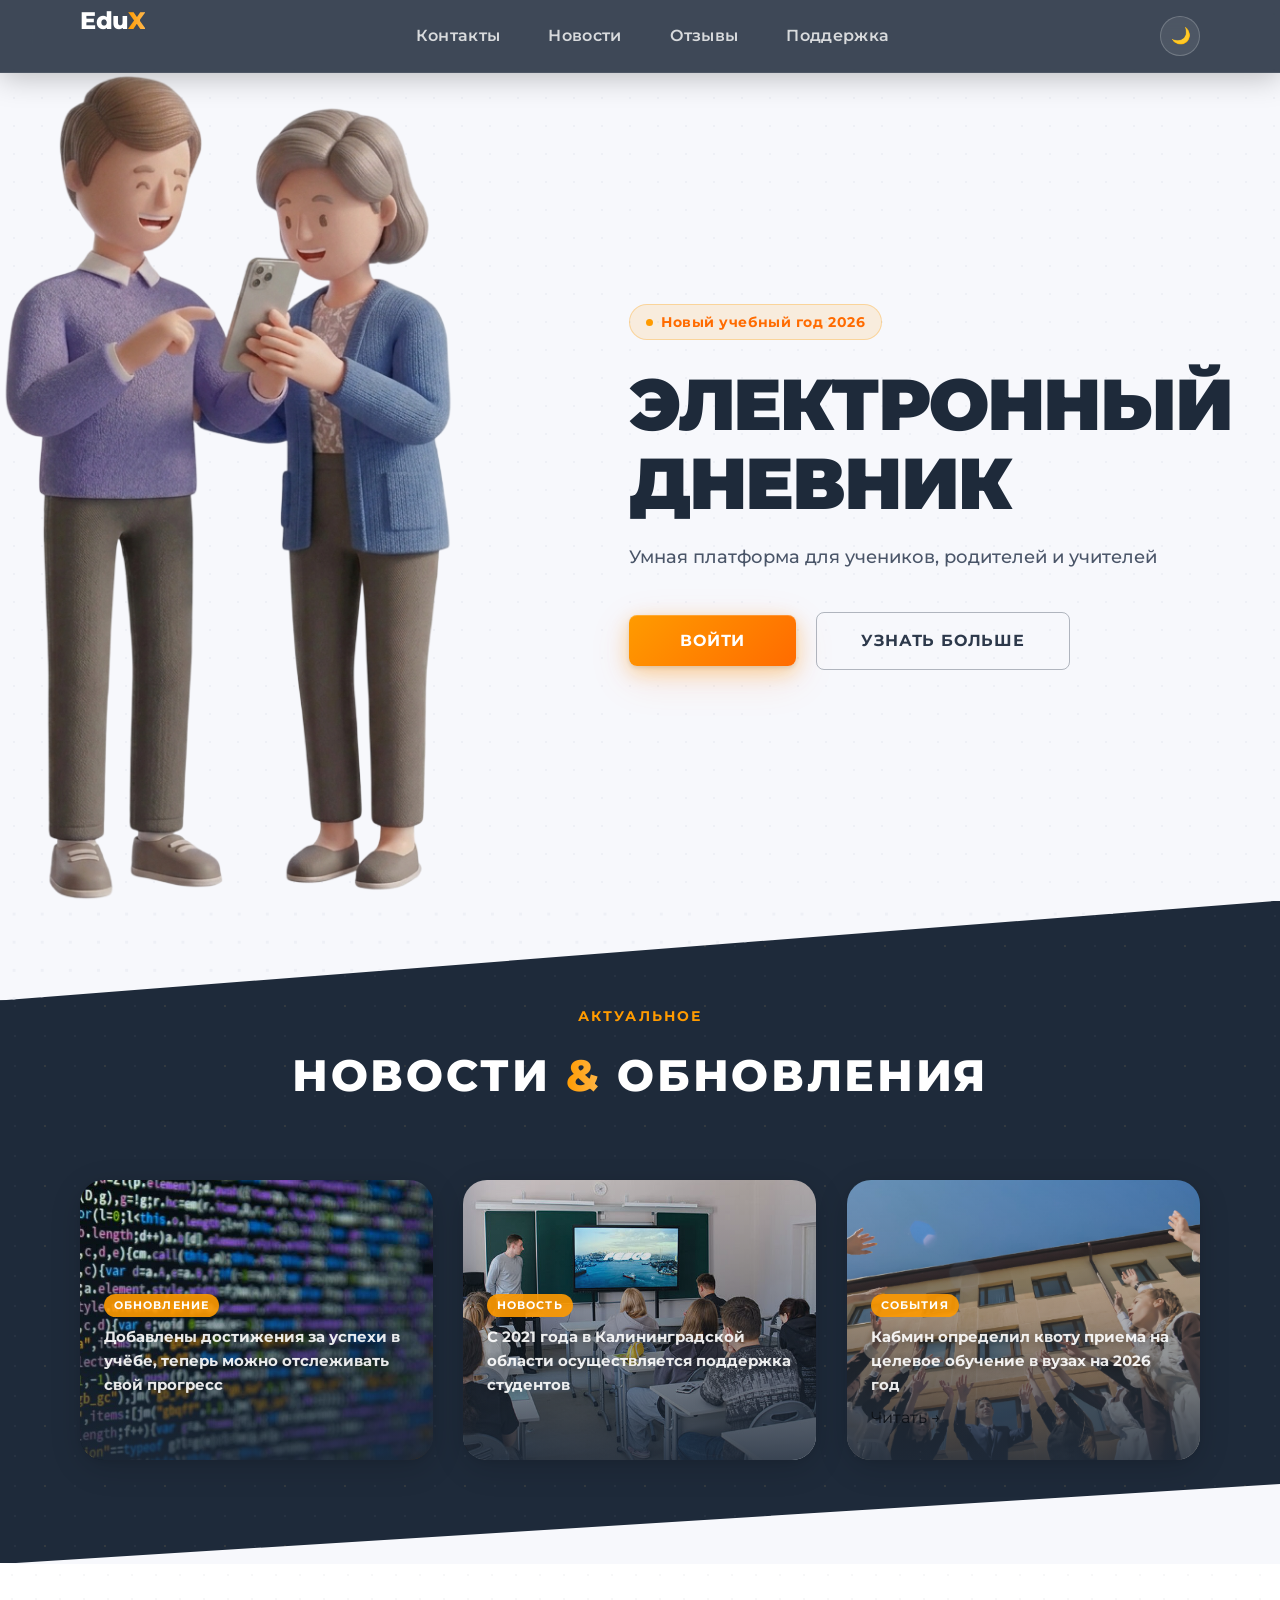
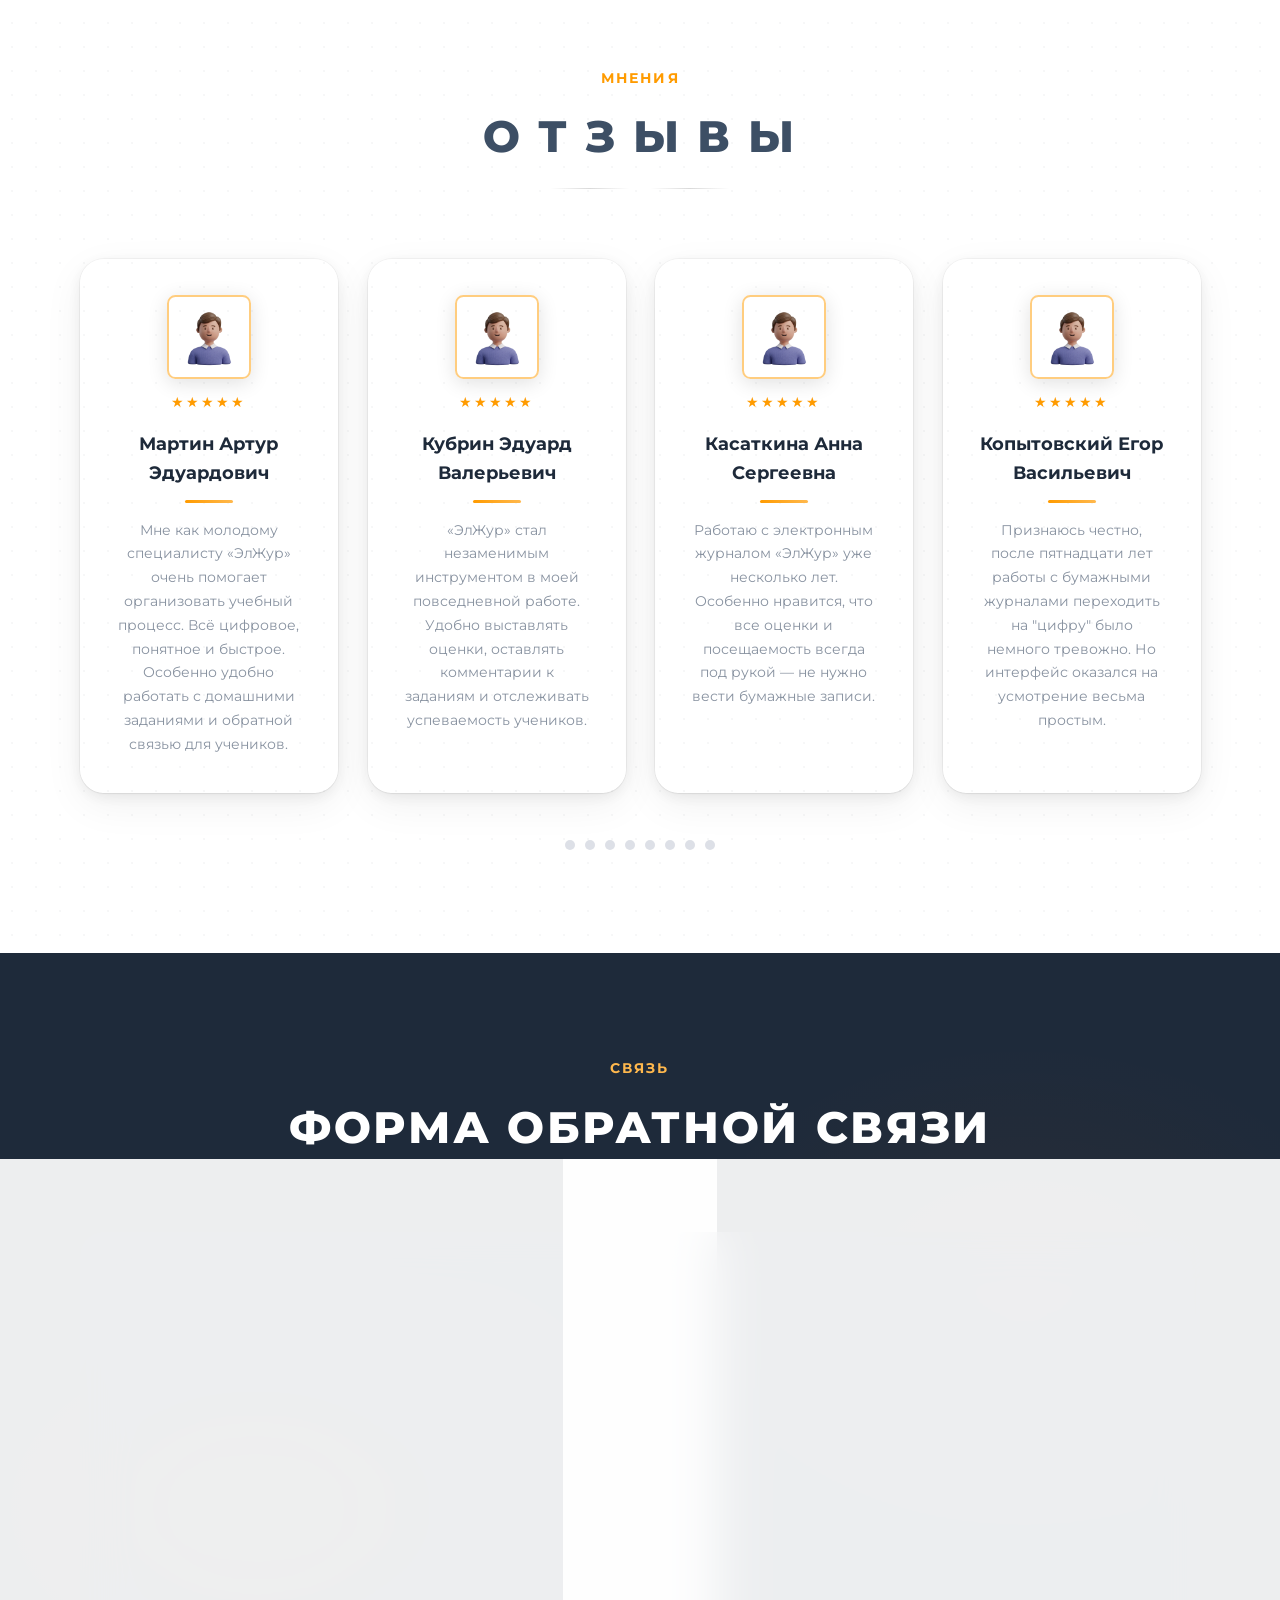
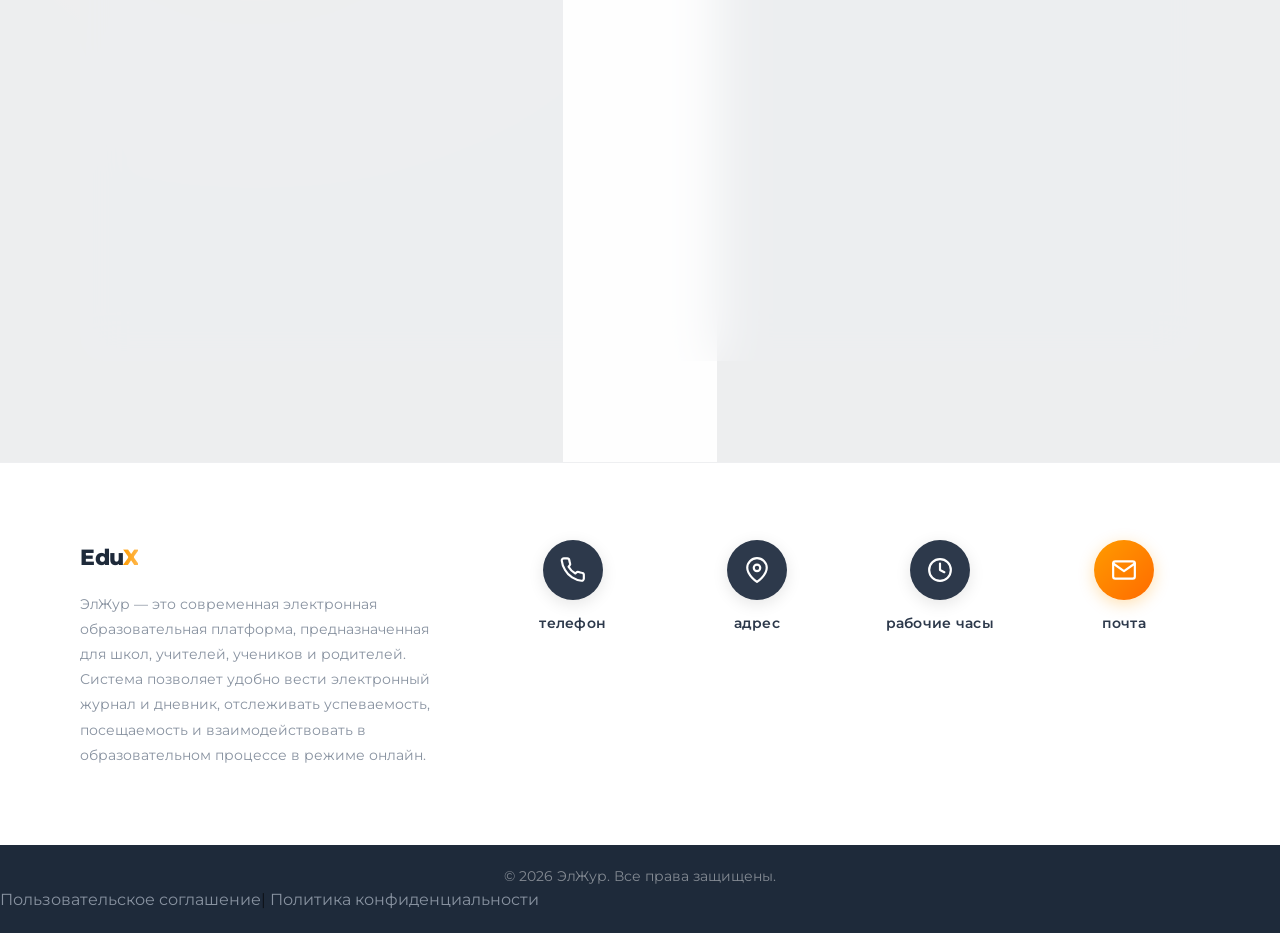
<file: index.html>
<!DOCTYPE html>
<html lang="ru">
<head>
    <meta charset="UTF-8">
    <meta name="viewport" content="width=device-width, initial-scale=1.0">
    <meta name="description" content="EduX — современный электронный дневник для учеников, родителей и учителей">
    <title>EduX — Электронный дневник</title>
    
    <link rel="preconnect" href="https://fonts.googleapis.com">
    <link rel="preconnect" href="https://fonts.gstatic.com" crossorigin>
    <link href="https://fonts.googleapis.com/css2?family=Montserrat:wght@400;500;600;700;800;900&family=Space+Grotesk:wght@400;500;700&display=swap" rel="stylesheet">
    <link rel="stylesheet" href="css/style.css">
    <script src="EDUX.js" defer></script>
</head>
<body>

    <!-- декоративный фоновый меш-градиент -->
    <!-- <div class="bg-orbs" aria-hidden="true">
        <div class="orb orb-1"></div>
        <div class="orb orb-2"></div>
        <div class="orb orb-3"></div>
    </div> -->
    <!-- шапка с глассморфизмом -->
    <header class="edux_header">
        <div class="edux_container">
            <nav class="edux_nav" aria-label="Основная навигация">
                <a href="#" class="edux_logo" aria-label="EduX - На главную">
                    <span class="edux_logo-text">Edu<span class="edux_logo-accent">X</span></span>
                </a>
                
                <ul class="edux_nav-list">
                    <li><a href="#contacts" class="edux_nav-link">Контакты</a></li>
                    <li><a href="#news" class="edux_nav-link">Новости</a></li>
                    <li><a href="#reviews" class="edux_nav-link">Отзывы</a></li>
                    <li><a href="#support" class="edux_nav-link">Поддержка</a></li>
                </ul>
				<button class="edux_theme-toggle" id="themeToggle" aria-label="Переключить тему">🌙</button>
            </nav>
        </div>
    </header>

    <main>
        <!-- герой первый экран -->
        <section id="hero" class="edux_hero">
            <!-- <img class="parent"  src="assets/images/parent.png" alt=""> -->
            <!-- плавающие декоративные шейпы -->
            <!-- <div class="hero-shapes" aria-hidden="true">
                <div class="shape shape-circle"></div>
                <div class="shape shape-ring"></div>
                <div class="shape shape-dot-grid"></div>
            </div> -->

                <div class="edux_hero-content">
                    <div class="edux_hero-text">
                        <div class="edux_hero-badge">
                            <span class="edux_badge-dot"></span>
                            Новый учебный год 2026
                        </div>
                        <h1 class="edux_hero-title">
                            <span class="edux_hero-title-line">Электронный</span>
                            <span class="edux_hero-title-line hero-title-accent">дневник</span>
                        </h1>
                        <p class="edux_hero-subtitle">Умная платформа для учеников, родителей и учителей</p>
                        <div class="edux_hero-cta">
                            <button id="openModal" class="edux_btn edux_btn-primary" aria-label="Войти в систему">
                                <span class="edux_btn-text">Войти</span>
                                <span class="edux_btn-glow"></span>
                            </button>
                            <a href="#news" class="edux_btn edux_btn-ghost">Узнать больше</a>
                        </div>
                    </div>
                    
                    <!-- <div class="hero-image-wrap">
                        <div class="hero-image">
                            
                        </div>
                        </div> -->
                        <!-- карточки стикеры вокруг фото -->
                        <!-- <div class="hero-stat hero-stat-1">
                            <span class="stat-num" data-target="98%">98%</span>
                            <span class="stat-label">Довольных учеников</span>
                        </div>
                        <div class="hero-stat hero-stat-2">
                            <span class="stat-num" data-target="5K+">5K+</span>
                            <span class="stat-label">Активных школ</span> -->
                        </div>
                    </div>
                </div>
        </section>
        
        <!-- новости & обновления -->
        <section class="edux_news" id="news">
            <div class="edux_container">
                <div class="edux_section-header">
                    <span class="edux_section-tag">Актуальное</span>
                    <h2 class="edux_section-title">Новости <span class="edux_title-gradient">&amp;</span> обновления</h2>
                </div>
                
                <div class="edux_news-grid">
                    <article class="edux_news-card" style="--card-delay: 0.1s">
                        <div class="edux_news-card-image">
                            <img src="assets/images/1-card.png" alt="">
                            <div class="edux_news-card-overlay"></div>
                        </div>
                        <div class="edux_news-card-body">
                            <span class="edux_news-tag">Обновление</span>
                            <h3 class="edux_news-card-title">Добавлены достижения за успехи в учёбе, теперь можно отслеживать свой прогресс</h3>
                            <a href="https://onlineschool-1.ru/blog/soft-skills/poleznye-privychki-kotorye-pomogut-dobitsya-uspeha-v-nbsp-uchebe/" class="edux_news-read-more" class="edux_news-read-more">Читать →</a>
                        </div>
                        <!-- блик при наведении -->
                        <div class="edux_card-glare" aria-hidden="true"></div>
                    </article>
                    
                    <article class="edux_news-card" style="--card-delay: 0.25s">
                        <div class="edux_news-card-image">
                            <img src="assets/images/2-card.png" alt="Новость 2">
                            <div class="edux_news-card-overlay"></div>
                        </div>
                        <div class="edux_news-card-body">
                            <span class="edux_news-tag">Новость</span>
                            <h3 class="edux_news-card-title">С 2021 года в Калининградской области осуществляется поддержка студентов</h3>
                            <a href="https://xn--80aabdc3aef1bhdbbd1amr9v.xn--p1ai/celevoe-obuchenie-2/" class="edux_news-read-more" class="edux_news-read-more">Читать →</a>
                        </div>
                        <div class="edux_card-glare" aria-hidden="true"></div>
                    </article>
                    
                    <article class="edux_news-card" style="--card-delay: 0.4s">
                        <div class="edux_news-card-image">
                            <img src="assets/images/3-card.png" alt="Новость 3">
                            <div class="edux_news-card-overlay"></div>
                        </div>
                        <div class="edux_news-card-body">
                            <span class="edux_news-tag">События</span>
                            <h3 class="edux_news-card-title">Кабмин определил квоту приема на целевое обучение в вузах на 2026 год</h3>
                            <a href="https://www.garant.ru/news/2064544/" class="news-read-more">Читать →</a>
                        </div>
                        <div class="edux_card-glare" aria-hidden="true"></div>
                    </article>
                </div>
            </div>
            <img class="edux_reviews-man--1" src="assets/images/man2.png"  alt="">
        </section>

        <!-- отзывы пользователей -->
        <section class="edux_reviews" id="reviews">
            <div class="edux_reviews-bg-pattern" aria-hidden="true"></div>
            <div class="edux_container">
                <div class="edux_section-header">
                    <span class="edux_section-tag section-tag-dark">Мнения</span>
                    <h2 class="edux_section-title section-title-dark">О Т З Ы В Ы</h2>
                    <div class="edux_section-dividers" aria-hidden="true">
                        <span class="edux_section-divider"></span>
                        <span class="edux_section-divider"></span>
                    </div>
                </div>
                
                <div class="edux_reviews-grid">
                    <article class="edux_review-card--1" style="--card-delay: 0.1s">
                        <div class="edux_review-card-top">
                            <div class="edux_review-avatar-wrap">
                                <img src="assets/images/avatar.png" alt="Мартин Артур Эдуардович" class="edux_review-avatar">
                                <div class="edux_avatar-ring"></div>
                            </div>
                            <div class="edux_review-stars" aria-label="5 звёзд">★★★★★</div>
                        </div>
                        <h3 class="edux_review-name">Мартин Артур Эдуардович</h3>
                        <div class="edux_review-divider"></div>
                        <p class="edux_review-text">Мне как молодому специалисту «ЭлЖур» очень помогает организовать учебный процесс. Всё цифровое, понятное и быстрое. Особенно удобно работать с домашними заданиями и обратной связью для учеников.</p>
                        <div class="edux_card-glare" aria-hidden="true"></div>
                    </article>
                    
                    <article class="edux_review-card--2" style="--card-delay: 0.25s">
                        <div class="edux_review-card-top">
                            <div class="edux_review-avatar-wrap">
                                <img src="assets/images/avatar.png" alt="Кубрин Эдуард Валерьевич" class="edux_review-avatar">
                                <div class="edux_avatar-ring"></div>
                            </div>
                            <div class="edux_review-stars" aria-label="5 звёзд">★★★★★</div>
                        </div>
                        <h3 class="edux_review-name">Кубрин Эдуард Валерьевич</h3>
                        <div class="edux_review-divider"></div>
                        <p class="edux_review-text">«ЭлЖур» стал незаменимым инструментом в моей повседневной работе. Удобно выставлять оценки, оставлять комментарии к заданиям и отслеживать успеваемость учеников.</p>
                        <div class="edux_card-glare" aria-hidden="true"></div>
                    </article>
                    
                    <article class="edux_review-card--3" style="--card-delay: 0.4s">
                        <div class="edux_review-card-top">
                            <div class="edux_review-avatar-wrap">
                                <img src="assets/images/avatar.png" alt="Касаткина Анна Сергеевна" class="edux_review-avatar">
                                <div class="edux_avatar-ring"></div>
                            </div>
                            <div class="edux_review-stars" aria-label="5 звёзд">★★★★★</div>
                        </div>
                        <h3 class="edux_review-name">Касаткина Анна Сергеевна</h3>
                        <div class="edux_review-divider"></div>
                        <p class="edux_review-text">Работаю с электронным журналом «ЭлЖур» уже несколько лет. Особенно нравится, что все оценки и посещаемость всегда под рукой — не нужно вести бумажные записи.</p>
                        <div class="edux_card-glare" aria-hidden="true"></div>
                    </article>
                    <article class="edux_review-card--1" style="--card-delay: 0.1s">
                        <div class="edux_review-card-top">
                            <div class="edux_review-avatar-wrap">
                                <img src="assets/images/avatar.png" alt="Мартин Артур Эдуардович" class="edux_review-avatar">
                                <div class="edux_avatar-ring"></div>
                            </div>
                            <div class="edux_review-stars" aria-label="5 звёзд">★★★★★</div>
                        </div>
                        <h3 class="edux_review-name">Копытовский Егор Васильевич</h3>
                        <div class="edux_review-divider"></div>
                        <p class="edux_review-text">Признаюсь честно, после пятнадцати лет работы с бумажными журналами переходить на "цифру" было немного тревожно. Но интерфейс оказался на усмотрение весьма простым.</p>
                        <div class="edux_card-glare" aria-hidden="true"></div>
                    </article>
                </div>
                
                <div class="edux_slider-dots" aria-hidden="true">
                    <span class="edux_dot"></span>
                    <span class="edux_dot"></span>
                    <span class="edux_dot"></span>
                    <span class="edux_dot"></span>
                    <span class="edux_dot"></span>
                    <span class="edux_dot"></span>
                    <span class="edux_dot"></span>
                    <span class="edux_dot dot-active"></span>
                </div>
            </div>
        </section>
        </div>

        <!-- форма обратной связи и FAQ -->
        <section class="edux_contact-section" id="support">
            <!-- <img class="review-man" src="assets/images/review-man.png" alt=""> -->
            <div class="edux_contact-bg-mesh" aria-hidden="true"></div>
            <div class="edux_container">
                <div class="edux_section-header">
                    <span class="edux_section-tag">Связь</span>
                    <h2 class="edux_section-title edux_section-title-light">Форма обратной связи</h2>
                </div>
                
                <div class="edux_contact-grid">
                    <!-- форма для отправки вопросов -->
                    <div class="edux_contact-form-wrapper edux_glass-card">
                        <h3 class="edux_contact-subtitle">написать в поддержку</h3>
                        
                        <form class="edux_contact-form" action="#" method="post">
                            <!-- floating label inputs -->
                            <div class="edux_form-group floating">
                                <input type="text" id="name" name="name" placeholder=" " required aria-required="true" class="edux_form-input">
                                <label for="name" class="edux_form-label">ФИО</label>
                                <span class="edux_input-line"></span>
                            </div>
                            
                            <div class="edux_form-group floating">
                                <input type="email" id="email" name="email" placeholder=" " required aria-required="true" class="edux_form-input">
                                <label for="email" class="edux_form-label">Ваша почта</label>
                                <span class="edux_input-line"></span>
                            </div>
                            
                            <div class="edux_form-group floating">
                                <input type="tel" id="phone" name="phone" placeholder=" " class="edux_form-input">
                                <label for="phone" class="edux_form-label">Номер телефона (+7)</label>
                                <span class="edux_input-line"></span>
                            </div>
                            
                            <div class="edux_form-group floating">
                                <textarea id="message" name="message" placeholder=" " rows="4" required aria-required="true" class="edux_form-textarea"></textarea>
                                <label for="message" class="edux_form-label">Ваш вопрос ?</label>
                                <span class="edux_input-line"></span>
                            </div>
                            
                            <button type="submit" class="edux_btn edux_btn-primary edux_btn-full">
                                <span class="edux_btn-text">Отправить</span>
                                <span class="edux_btn-glow"></span>
                            </button>
                        </form>

                        <div class="edux_card-accent-corner" aria-hidden="true"></div>
                    </div>
                    
                    <!-- FAQ аккордеон -->
                    <div class="edux_faq-wrapper edux_glass-card">
                        <h3 class="edux_contact-subtitle">FAQ: часто задаваемые вопросы</h3>
                        
                        <details class="edux_faq-item" open>
                            <summary class="edux_faq-question">Что делать, если забыл пароль?</summary>
                            <div class="edux_faq-answer">
                                <p>Обратитесь к классному руководителю или администратору школы для восстановления доступа.</p>
                            </div>
                        </details>
                        
                        <details class="edux_faq-item">
                            <summary class="edux_faq-question">Что такое ЭлЖур?</summary>
                            <div class="edux_faq-answer">
                                <p>ЭлЖур — это электронный журнал и дневник, который позволяет отслеживать оценки, расписание и домашние задания онлайн.</p>
                            </div>
                        </details>
                        
                        <details class="edux_faq-item">
                            <summary class="edux_faq-question">Где посмотреть оценки?</summary>
                            <div class="edux_faq-answer">
                                <p>В разделе «Оценки» или «Дневник» после входа.</p>
                            </div>
                        </details>
                        
                        <details class="edux_faq-item">
                            <summary class="edux_faq-question">Можно ли следить за несколькими детьми?</summary>
                            <div class="edux_faq-answer">
                                <p>Да, если у вас есть доступ к их аккаунтам.</p>
                            </div>
                        </details>
                        
                        <details class="edux_faq-item">
                            <summary class="edux_faq-question">Что делать, если сайт не открывается?</summary>
                            <div class="edux_faq-answer">
                                <p>Проверьте интернет-соединение или попробуйте зайти позже.</p>
                            </div>
                        </details>

                        <div class="edux_card-accent-corner" aria-hidden="true"></div>
                    </div>
                </div>
            </div>
        </section>
    </main>

    <!-- подвал -->
    <footer class="edux_footer" id="contacts">
        <div class="edux_footer-top">
            <div class="edux_container">
                <div class="edux_footer-content">
                    <div class="edux_footer-brand">
                        <!-- фикс: лого в футере на белом фоне "Edu" должен быть тёмным -->
                        <span class="edux_footer-logo-text">
                            <span class="edux_footer-logo-edu">Edu</span><span class="edux_logo-accent">X</span>
                        </span>
                        <p class="edux_footer-description">ЭлЖур — это современная электронная образовательная платформа, предназначенная для школ, учителей, учеников и родителей. Система позволяет удобно вести электронный журнал и дневник, отслеживать успеваемость, посещаемость и взаимодействовать в образовательном процессе в режиме онлайн.</p>
                    </div>
                    
                    <div class="edux_footer-contacts">
                        <!-- телефон — инлайн SVG, никаких битых картинок -->
                        <div class="edux_footer-contact-item">
                            <div class="edux_footer-icon-wrap">
                                <svg class="edux_footer-svg-icon" aria-hidden="true" viewBox="0 0 24 24" fill="none" stroke="currentColor" stroke-width="2" stroke-linecap="round" stroke-linejoin="round">
                                    <path d="M22 16.92v3a2 2 0 0 1-2.18 2 19.79 19.79 0 0 1-8.63-3.07A19.5 19.5 0 0 1 4.69 12a19.79 19.79 0 0 1-3.07-8.67A2 2 0 0 1 3.6 1.27h3a2 2 0 0 1 2 1.72c.127.96.361 1.903.7 2.81a2 2 0 0 1-.45 2.11L7.91 8.91a16 16 0 0 0 6.29 6.29l.91-.91a2 2 0 0 1 2.11-.45c.907.339 1.85.573 2.81.7A2 2 0 0 1 22 16.92z"/>
                                </svg>
                            </div>
                            <p class="edux_footer-contact-label">телефон</p>
                        </div>
                        
                        <!-- адрес -->
                        <div class="edux_footer-contact-item">
                            <div class="edux_footer-icon-wrap">
                                <svg class="edux_footer-svg-icon" aria-hidden="true" viewBox="0 0 24 24" fill="none" stroke="currentColor" stroke-width="2" stroke-linecap="round" stroke-linejoin="round">
                                    <path d="M21 10c0 7-9 13-9 13s-9-6-9-13a9 9 0 0 1 18 0z"/>
                                    <circle cx="12" cy="10" r="3"/>
                                </svg>
                            </div>
                            <p class="edux_footer-contact-label">адрес</p>
                        </div>
                        
                        <!-- рабочие часы -->
                        <div class="edux_footer-contact-item">
                            <div class="edux_footer-icon-wrap">
                                <svg class="edux_footer-svg-icon" aria-hidden="true" viewBox="0 0 24 24" fill="none" stroke="currentColor" stroke-width="2" stroke-linecap="round" stroke-linejoin="round">
                                    <circle cx="12" cy="12" r="10"/>
                                    <polyline points="12 6 12 12 16 14"/>
                                </svg>
                            </div>
                            <p class="edux_footer-contact-label">рабочие часы</p>
                        </div>
                        
                        <!-- почта — акцентная оранжевая -->
                        <div class="edux_footer-contact-item">
                            <div class="edux_footer-icon-wrap edux_footer-icon-accent">
                                <svg class="edux_footer-svg-icon" aria-hidden="true" viewBox="0 0 24 24" fill="none" stroke="currentColor" stroke-width="2" stroke-linecap="round" stroke-linejoin="round">
                                    <path d="M4 4h16c1.1 0 2 .9 2 2v12c0 1.1-.9 2-2 2H4c-1.1 0-2-.9-2-2V6c0-1.1.9-2 2-2z"/>
                                    <polyline points="22,6 12,13 2,6"/>
                                </svg>
                            </div>
                            <p class="edux_footer-contact-label">почта</p>
                        </div>
                    </div>
                </div>
            </div>
        </div>
        
        <div class="edux_footer-bottom">
            <div class="edux_container-bot">
                <p class="edux_footer-copyright">© 2026 ЭлЖур. Все права защищены.</p>
                    <a class="edux_footer-copyright--readme" href="#">Пользовательское соглашение</a>|
                    <a class="edux_footer-copyright--readme" href="#">Политика конфиденциальности</a>
            </div>
        </div>
    </footer>
    <!-- AUTH MODAL -->
    <div class="edux_auth-overlay" id="modal" aria-modal="true" role="dialog" aria-labelledby="authTitle">
        <div class="edux_auth-modal">
            <button class="edux_auth-close" id="closeModal" aria-label="Закрыть">
                <svg viewBox="0 0 24 24" fill="none" stroke="currentColor" stroke-width="2.5" stroke-linecap="round"><line x1="18" y1="6" x2="6" y2="18"/><line x1="6" y1="6" x2="18" y2="18"/></svg>
            </button>
            <!-- ВХОД -->
            <div class="edux_auth-panel edux_auth-panel--active" id="panelLogin">
                <div class="edux_auth-logo">Edu<span>X</span></div>
                <p class="edux_auth-sub">Добро пожаловать обратно</p>

                <div class="edux_auth-field">
                    <input type="text" id="loginUser" placeholder=" " autocomplete="username">
                    <label for="loginUser">Логин</label>
                </div>
                <div class="edux_auth-field">
                    <input type="password" id="loginPass" placeholder=" " autocomplete="current-password">
                    <label for="loginPass">Пароль</label>
                </div>

                <a href="#" class="edux_auth-forgot" id="forgotBtn">Забыли пароль?</a>

                <div id="forgotMsg" class="edux_auth-msg">
                    🔒 Обратитесь к системному администратору или к преподавателю для восстановления доступа.
                </div>

                <button type="button" id="loginSubmit" class="edux_auth-submit edux_btn edux_btn-primary">
                    <span class="edux_btn-text">Войти</span>
                    <span class="edux_btn-glow"></span>
                </button>
                <div id="authError" class="edux_auth-error" style="display:none;">
                    Неверный логин или пароль
                </div>
            </div>
        </div>
    </div>
</body>
</html>
</file>
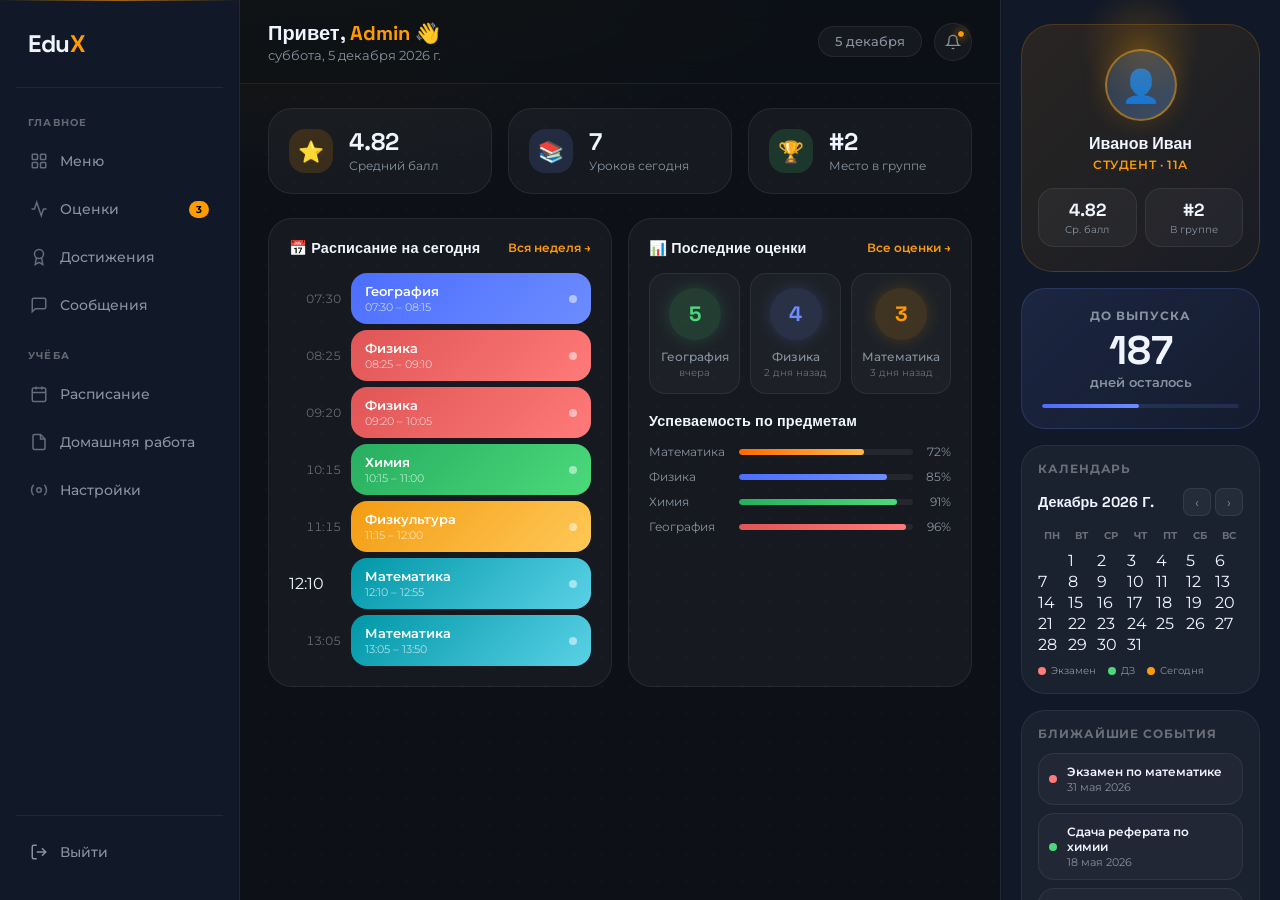
<file: login.html>
<!DOCTYPE html>
<html lang="ru" data-theme="dark">
<head>
  <meta charset="UTF-8" />
  <meta name="viewport" content="width=device-width, initial-scale=1.0" />
  <title>EduX — Личный кабинет</title>
  <link rel="preconnect" href="https://fonts.googleapis.com" />
  <link rel="preconnect" href="https://fonts.gstatic.com" crossorigin />
  <link href="https://fonts.googleapis.com/css2?family=Montserrat:wght@400;500;600;700;800;900&family=Space+Grotesk:wght@400;500;700&display=swap" rel="stylesheet" />

  <style>
    /* ─── DESIGN TOKENS (mirrors style.css :root) ─── */
    :root {
      --color-dark:        #1E2A3A;
      --color-dark-2:      #2D394B;
      --color-dark-3:      #3d4f65;
      --color-black:       #0D1117;
      --color-accent:      #FF9B00;
      --color-accent-2:    #FFB84D;
      --color-accent-3:    #FF6B00;
      --color-white:       #FFFFFF;
      --color-off-white:   #F7F8FC;
      --color-gray-light:  #EEF0F6;
      --color-gray:        #8892A0;
      --color-gray-dark:   #4A5568;
      --glass-bg:          rgba(255,255,255,0.07);
      --glass-bg-light:    rgba(255,255,255,0.92);
      --glass-border:      rgba(255,255,255,0.15);
      --glass-border-dark: rgba(255,255,255,0.08);
      --font-main:         'Montserrat', sans-serif;
      --font-accent:       'Space Grotesk', sans-serif;
      --t-fast:  0.18s;
      --t-mid:   0.35s;
      --t-ease:  cubic-bezier(.4,0,.2,1);
      --t-spring:cubic-bezier(.34,1.56,.64,1);
      --shadow-sm:  0 4px 16px rgba(0,0,0,.12);
      --shadow-md:  0 8px 32px rgba(0,0,0,.18), 0 2px 8px rgba(0,0,0,.10);
      --shadow-lg:  0 16px 48px rgba(0,0,0,.22), 0 4px 16px rgba(0,0,0,.12);
      --glow-accent: 0 0 20px rgba(255,155,0,.4), 0 0 60px rgba(255,155,0,.15);
      --r-sm:  8px;
      --r-md:  16px;
      --r-lg:  24px;
      --r-xl:  32px;
      --r-pill:100px;

      /* dashboard-specific */
      --sidebar-w: 240px;
      --sidebar-bg: #111827;
      --main-bg:   #0D1117;
      --panel-bg:  rgba(22,27,34,0.96);
      --card-bg:   rgba(255,255,255,0.04);
      --card-border: rgba(255,255,255,0.07);
      --text-primary:   #F0F4FF;
      --text-secondary: #8892A0;
      --text-muted:     rgba(255,255,255,0.35);
    }

    /* ─── RESET ─── */
    *, *::before, *::after { margin:0; padding:0; box-sizing:border-box; }
    html { scroll-behavior:smooth; height:100%; }
    body {
      font-family: var(--font-main);
      background: var(--main-bg);
      color: var(--text-primary);
      height: 100%;
      overflow: hidden;
      background-image:
        radial-gradient(ellipse 80% 50% at 20% -10%, rgba(255,155,0,.07) 0%, transparent 60%),
        radial-gradient(rgba(255,255,255,.025) 1.5px, transparent 1.5px);
      background-size: 100% 100%, 28px 28px;
    }
    a { text-decoration:none; color:inherit; }
    img { max-width:100%; height:auto; display:block; }
    button { cursor:pointer; border:none; background:none; font-family:inherit; }

    /* ─── SCROLLBAR ─── */
    ::-webkit-scrollbar { width:4px; }
    ::-webkit-scrollbar-track { background: transparent; }
    ::-webkit-scrollbar-thumb {
      background: linear-gradient(180deg, var(--color-accent), var(--color-accent-3));
      border-radius: var(--r-pill);
    }

    /* ─── APP SHELL ─── */
    .edux_app {
      display: grid;
      grid-template-columns: var(--sidebar-w) 1fr 280px;
      grid-template-rows: 100vh;
      height: 100vh;
      overflow: hidden;
    }

    /* ════════════════════════════════════════
      SIDEBAR
    ════════════════════════════════════════ */
    .edux_sidebar {
      background: var(--sidebar-bg);
      border-right: 1px solid var(--card-border);
      display: flex;
      flex-direction: column;
      padding: 28px 16px;
      gap: 8px;
      overflow-y: auto;
      overflow-x: hidden;
      position: relative;
      z-index: 10;
    }

    .edux_sidebar::before {
      content: '';
      position: absolute;
      top: 0; left: 0; right: 0;
      height: 1px;
      background: linear-gradient(90deg, transparent, var(--color-accent), transparent);
      opacity: .6;
    }

    .edux_sidebar-logo {
      font-family: var(--font-accent);
      font-size: 1.5rem;
      font-weight: 700;
      letter-spacing: -0.02em;
      padding: 0 12px 28px;
      border-bottom: 1px solid var(--card-border);
      margin-bottom: 12px;
    }
    .edux_sidebar-logo .edux_logo-x { color: var(--color-accent); }

    .edux_sidebar-section-label {
      font-size: 0.65rem;
      font-weight: 700;
      letter-spacing: .12em;
      text-transform: uppercase;
      color: var(--text-muted);
      padding: 8px 12px 4px;
    }

    .edux_nav-item {
      display: flex;
      align-items: center;
      gap: 12px;
      padding: 11px 14px;
      border-radius: var(--r-md);
      font-size: 0.875rem;
      font-weight: 500;
      color: var(--text-secondary);
      transition: background var(--t-fast), color var(--t-fast), transform var(--t-fast);
      cursor: pointer;
      position: relative;
    }
    .edux_nav-item:hover {
      background: rgba(255,255,255,.06);
      color: var(--text-primary);
      transform: translateX(2px);
    }
    .edux_nav-item.active {
      background: rgba(255,155,0,.12);
      color: var(--color-accent);
      font-weight: 600;
    }
    .edux_nav-item.active::before {
      content: '';
      position: absolute;
      left: 0; top: 25%; bottom: 25%;
      width: 3px;
      background: var(--color-accent);
      border-radius: 0 4px 4px 0;
      box-shadow: var(--glow-accent);
    }
    .edux_nav-icon {
      width: 18px; height: 18px;
      flex-shrink: 0;
      opacity: .7;
    }
    .edux_nav-item.active .edux_nav-icon { opacity: 1; }

    .edux_nav-badge {
      margin-left: auto;
      background: var(--color-accent);
      color: #000;
      font-size: 0.65rem;
      font-weight: 700;
      padding: 2px 7px;
      border-radius: var(--r-pill);
    }

    .edux_sidebar-footer {
      margin-top: auto;
      padding-top: 16px;
      border-top: 1px solid var(--card-border);
    }

    .edux_logout-btn {
      display: flex;
      align-items: center;
      gap: 12px;
      width: 100%;
      padding: 11px 14px;
      border-radius: var(--r-md);
      font-size: 0.875rem;
      font-weight: 500;
      color: var(--text-secondary);
      transition: background var(--t-fast), color var(--t-fast);
    }
    .edux_logout-btn:hover {
      background: rgba(255,80,80,.1);
      color: #ff6b6b;
    }

    /* ════════════════════════════════════════
       MAIN CONTENT
    ════════════════════════════════════════ */
    .edux_main {
      display: flex;
      flex-direction: column;
      overflow: hidden;
    }

    /* ── TOPBAR ── */
    .edux_topbar {
      display: flex;
      align-items: center;
      justify-content: space-between;
      padding: 20px 28px;
      border-bottom: 1px solid var(--card-border);
      flex-shrink: 0;
      background: rgba(13,17,23,.6);
      backdrop-filter: blur(12px);
    }

    .edux_topbar-greeting h2 {
      font-family: var(--font-accent);
      font-size: 1.25rem;
      font-weight: 700;
      color: var(--text-primary);
    }
    .edux_topbar-greeting h2 span { color: var(--color-accent); }
    .edux_topbar-greeting p {
      font-size: 0.8rem;
      color: var(--text-secondary);
      margin-top: 2px;
    }

    .edux_topbar-right {
      display: flex;
      align-items: center;
      gap: 12px;
    }

    .edux_date-pill {
      font-size: 0.8rem;
      font-weight: 500;
      color: var(--text-secondary);
      background: var(--card-bg);
      border: 1px solid var(--card-border);
      padding: 7px 16px;
      border-radius: var(--r-pill);
      white-space: nowrap;
    }

    .edux_notif-btn {
      width: 38px; height: 38px;
      display: flex; align-items: center; justify-content: center;
      border-radius: 50%;
      background: var(--card-bg);
      border: 1px solid var(--card-border);
      color: var(--text-secondary);
      transition: background var(--t-fast), color var(--t-fast), border-color var(--t-fast);
      position: relative;
    }
    .edux_notif-btn:hover { background: rgba(255,155,0,.12); color: var(--color-accent); border-color: rgba(255,155,0,.3); }
    .edux_notif-dot {
      width: 8px; height: 8px;
      background: var(--color-accent);
      border-radius: 50%;
      position: absolute;
      top: 6px; right: 6px;
      border: 1.5px solid var(--main-bg);
      box-shadow: 0 0 8px rgba(255,155,0,.6);
    }

    /* ── SCROLL AREA ── */
    .edux_main-scroll {
      flex: 1;
      overflow-y: auto;
      overflow-x: hidden;
      padding: 24px 28px;
    }

    /* ── STATS ROW ── */
    .edux_stats-row {
      display: grid;
      grid-template-columns: repeat(3, 1fr);
      gap: 16px;
      margin-bottom: 24px;
    }

    .edux_stat-card {
      background: var(--card-bg);
      border: 1px solid var(--card-border);
      border-radius: var(--r-lg);
      padding: 20px;
      display: flex;
      align-items: center;
      gap: 16px;
      transition: border-color var(--t-mid), transform var(--t-mid), box-shadow var(--t-mid);
      cursor: default;
    }
    .edux_stat-card:hover {
      border-color: rgba(255,155,0,.3);
      transform: translateY(-2px);
      box-shadow: var(--shadow-md);
    }
    .edux_stat-icon {
      width: 44px; height: 44px;
      border-radius: var(--r-md);
      display: flex; align-items: center; justify-content: center;
      font-size: 1.3rem;
      flex-shrink: 0;
    }
    .edux_stat-icon.orange { background: rgba(255,155,0,.15); }
    .edux_stat-icon.blue   { background: rgba(108,140,255,.15); }
    .edux_stat-icon.green  { background: rgba(76,217,123,.15); }
    .edux_stat-value {
      font-family: var(--font-accent);
      font-size: 1.5rem;
      font-weight: 700;
      color: var(--text-primary);
      line-height: 1.1;
    }
    .edux_stat-label {
      font-size: 0.75rem;
      color: var(--text-secondary);
      margin-top: 2px;
      white-space: nowrap;
    }

    /* ── CONTENT GRID ── */
    .edux_content-grid {
      display: grid;
      grid-template-columns: 1fr 1fr;
      gap: 16px;
    }

    /* ── PANEL BASE ── */
    .edux_panel {
      background: var(--card-bg);
      border: 1px solid var(--card-border);
      border-radius: var(--r-lg);
      padding: 20px;
      transition: border-color var(--t-mid);
    }
    .edux_panel:hover { border-color: rgba(255,255,255,.12); }

    .edux_panel-header {
      display: flex;
      align-items: center;
      justify-content: space-between;
      margin-bottom: 16px;
    }
    .edux_panel-title {
      font-family: var(--font-accent);
      font-size: 0.9rem;
      font-weight: 700;
      letter-spacing: .01em;
      color: var(--text-primary);
    }
    .edux_panel-action {
      font-size: 0.72rem;
      color: var(--color-accent);
      font-weight: 600;
      transition: opacity var(--t-fast);
    }
    .edux_panel-action:hover { opacity: .7; }

    /* ── TIMETABLE ── */
    .edux_timetable-list {
      display: flex;
      flex-direction: column;
      gap: 6px;
    }

    .edux_lesson-row {
      display: grid;
      grid-template-columns: 52px 1fr;
      align-items: center;
      gap: 10px;
    }

    .edux_lesson-time {
      font-size: 0.72rem;
      color: var(--text-muted);
      text-align: right;
      font-variant-numeric: tabular-nums;
    }

    .edux_lesson-block {
      border-radius: var(--r-md);
      padding: 10px 14px;
      display: flex;
      align-items: center;
      justify-content: space-between;
      transition: transform var(--t-fast), filter var(--t-fast);
    }
    .edux_lesson-block:hover { transform: scale(1.01); filter: brightness(1.1); }

    .edux_lesson-name {
      font-size: 0.82rem;
      font-weight: 600;
      color: #fff;
    }
    .edux_lesson-duration {
      font-size: 0.7rem;
      color: rgba(255,255,255,.65);
      font-weight: 400;
      margin-top: 1px;
    }
    .edux_lesson-dot {
      width: 8px; height: 8px;
      border-radius: 50%;
      background: rgba(255,255,255,.5);
      flex-shrink: 0;
    }

    .edux_lb-blue   { background: linear-gradient(135deg,#4c6eff,#6c8cff); }
    .edux_lb-red    { background: linear-gradient(135deg,#e05555,#ff7a7a); }
    .edux_lb-green  { background: linear-gradient(135deg,#27ae60,#4cd97b); }
    .edux_lb-yellow { background: linear-gradient(135deg,#f39c12,#ffc857); }
    .edux_lb-cyan   { background: linear-gradient(135deg,#0097a7,#5ad1e6); }

    /* ── GRADES ── */
    .edux_grades-grid {
      display: grid;
      grid-template-columns: repeat(3,1fr);
      gap: 10px;
    }

    .edux_grade-item {
      background: rgba(255,255,255,.03);
      border: 1px solid var(--card-border);
      border-radius: var(--r-md);
      padding: 14px 10px;
      text-align: center;
      transition: border-color var(--t-mid), transform var(--t-mid);
    }
    .edux_grade-item:hover {
      border-color: rgba(255,155,0,.3);
      transform: translateY(-2px);
    }

    .edux_grade-circle {
      width: 52px; height: 52px;
      border-radius: 50%;
      display: flex; align-items: center; justify-content: center;
      font-family: var(--font-accent);
      font-size: 1.3rem;
      font-weight: 800;
      margin: 0 auto 10px;
      position: relative;
    }
    .edux_gc-5 {
      background: rgba(76,217,123,.15);
      color: #4cd97b;
      box-shadow: 0 0 16px rgba(76,217,123,.2);
    }
    .edux_gc-4 {
      background: rgba(108,140,255,.15);
      color: #6c8cff;
      box-shadow: 0 0 16px rgba(108,140,255,.2);
    }
    .edux_gc-3 {
      background: rgba(255,155,0,.15);
      color: var(--color-accent);
      box-shadow: 0 0 16px rgba(255,155,0,.2);
    }
    .edux_grade-subject {
      font-size: 0.72rem;
      color: var(--text-secondary);
      font-weight: 500;
    }
    .edux_grade-meta {
      font-size: 0.65rem;
      color: var(--text-muted);
      margin-top: 2px;
      white-space: nowrap;
    }

    /* ─── PROGRESS BAR ─── */
    .edux_progress-section { margin-top: 16px; }
    .edux_progress-row {
      display: flex;
      align-items: center;
      gap: 10px;
      margin-bottom: 10px;
    }
    .edux_progress-label {
      font-size: 0.75rem;
      color: var(--text-secondary);
      flex: 0 0 80px;
    }
    .edux_progress-bar {
      flex: 1;
      height: 6px;
      background: rgba(255,255,255,.06);
      border-radius: var(--r-pill);
      overflow: hidden;
    }
    .edux_progress-fill {
      height: 100%;
      border-radius: var(--r-pill);
      background: linear-gradient(90deg, var(--color-accent-3), var(--color-accent-2));
      transition: width 1s var(--t-ease);
    }
    .edux_progress-val {
      font-size: 0.72rem;
      color: var(--text-secondary);
      flex: 0 0 28px;
      text-align: right;
    }

    /* ════════════════════════════════════════
    RIGHT PANEL
    ════════════════════════════════════════ */
    .edux_right-panel {
      border-left: 1px solid var(--card-border);
      background: var(--sidebar-bg);
      display: flex;
      flex-direction: column;
      overflow-y: auto;
      padding: 24px 20px;
      gap: 16px;
    }

    /* ── PROFILE CARD ── */
    .edux_profile-card {
      background: linear-gradient(135deg, rgba(255,155,0,.1), rgba(255,155,0,.04));
      border: 1px solid rgba(255,155,0,.2);
      border-radius: var(--r-xl);
      padding: 24px 16px;
      text-align: center;
      position: relative;
    }
    .edux_profile-card::before {
      content: '';
      position: absolute;
      top: -40px; left: 50%; transform: translateX(-50%);
      width: 120px; height: 120px;
      background: radial-gradient(circle, rgba(255,155,0,.2), transparent 70%);
      pointer-events: none;
    }
    .edux_profile-avatar {
      width: 72px; height: 72px;
      border-radius: 50%;
      border: 2.5px solid rgba(255,155,0,.5);
      margin: 0 auto 12px;
      background: linear-gradient(135deg, var(--color-dark-2), var(--color-dark-3));
      display: flex; align-items: center; justify-content: center;
      font-size: 2rem;
      box-shadow: 0 0 24px rgba(255,155,0,.2);
      overflow: hidden;
    }
    .edux_profile-name {
      font-family: var(--font-accent);
      font-size: 1rem;
      font-weight: 700;
      color: var(--text-primary);
    }
    .edux_profile-role {
      font-size: 0.75rem;
      color: var(--color-accent);
      font-weight: 600;
      margin-top: 3px;
      letter-spacing: .05em;
      text-transform: uppercase;
    }

    .edux_profile-stats {
      display: grid;
      grid-template-columns: 1fr 1fr;
      gap: 8px;
      margin-top: 16px;
    }
    .edux_pstat {
      background: rgba(255,255,255,.04);
      border: 1px solid var(--card-border);
      border-radius: var(--r-md);
      padding: 10px;
      text-align: center;
    }
    .edux_pstat-val {
      font-family: var(--font-accent);
      font-size: 1.1rem;
      font-weight: 700;
      color: var(--text-primary);
    }
    .edux_pstat-label {
      font-size: 0.65rem;
      color: var(--text-secondary);
      margin-top: 2px;
    }

    /* ── INFO CARD ── */
    .edux_info-card {
      background: var(--card-bg);
      border: 1px solid var(--card-border);
      border-radius: var(--r-lg);
      padding: 16px;
      transition: border-color var(--t-mid);
    }
    .edux_info-card:hover { border-color: rgba(255,255,255,.12); }

    .edux_info-card-title {
      font-size: 0.72rem;
      font-weight: 700;
      text-transform: uppercase;
      letter-spacing: .08em;
      color: var(--text-muted);
      margin-bottom: 12px;
    }

    /* ── CALENDAR ── */
    .edux_cal-header {
      display: flex;
      align-items: center;
      justify-content: space-between;
      margin-bottom: 10px;
    }
    .edux_cal-month {
      font-family: var(--font-accent);
      font-size: 0.9rem;
      font-weight: 700;
      color: var(--text-primary);
      text-transform: capitalize;
    }
    .edux_cal-nav {
      display: flex;
      gap: 4px;
    }
    .edux_cal-btn {
      width: 28px; height: 28px;
      border-radius: var(--r-sm);
      background: rgba(255,255,255,.05);
      border: 1px solid var(--card-border);
      color: var(--text-secondary);
      font-size: 0.8rem;
      display: flex; align-items: center; justify-content: center;
      transition: background var(--t-fast), color var(--t-fast);
    }
    .edux_cal-btn:hover { background: rgba(255,155,0,.15); color: var(--color-accent); }

    .edux_cal-week {
      display: grid;
      grid-template-columns: repeat(7,1fr);
      gap: 2px;
      margin-bottom: 6px;
    }
    .edux_cal-week span {
      font-size: 0.6rem;
      text-align: center;
      color: var(--text-muted);
      font-weight: 700;
      text-transform: uppercase;
      padding: 4px 0;
    }
    .edux_cal-grid {
      display: grid;
      grid-template-columns: repeat(7,1fr);
      gap: 2px;
    }
    .edux_cal-day {
      aspect-ratio: 1;
      display: flex; align-items: center; justify-content: center;
      font-size: 0.72rem;
      font-weight: 500;
      color: var(--text-secondary);
      border-radius: 6px;
      transition: background var(--t-fast), color var(--t-fast), transform var(--t-fast);
      cursor: pointer;
    }
    .edux_cal-day:hover { background: rgba(255,255,255,.07); color: var(--text-primary); transform: scale(1.1); }
    .edux_cal-day.today {
      background: var(--color-accent);
      color: #000;
      font-weight: 700;
      box-shadow: 0 0 12px rgba(255,155,0,.4);
    }
    .edux_cal-day.exam { background: rgba(255,80,80,.2); color: #ff7a7a; font-weight: 700; }
    .edux_cal-day.homework { background: rgba(76,217,123,.2); color: #4cd97b; font-weight: 700; }

    .edux_cal-legend {
      display: flex;
      gap: 12px;
      margin-top: 10px;
      flex-wrap: wrap;
    }
    .edux_legend-item {
      display: flex;
      align-items: center;
      gap: 5px;
      font-size: 0.65rem;
      color: var(--text-secondary);
    }
    .edux_legend-dot {
      width: 8px; height: 8px;
      border-radius: 50%;
    }

    /* ── COUNTDOWN ── */
    .edux_countdown-card {
      background: linear-gradient(135deg, rgba(108,140,255,.12), rgba(108,140,255,.04));
      border: 1px solid rgba(108,140,255,.2);
      border-radius: var(--r-lg);
      padding: 20px;
      text-align: center;
    }
    .edux_countdown-label {
      font-size: 0.72rem;
      color: var(--text-secondary);
      text-transform: uppercase;
      letter-spacing: .08em;
      font-weight: 700;
    }
    .edux_countdown-number {
      font-family: var(--font-accent);
      font-size: 2.5rem;
      font-weight: 900;
      color: var(--text-primary);
      line-height: 1;
      margin: 8px 0 4px;
    }
    .edux_countdown-unit {
      font-size: 0.8rem;
      color: var(--text-secondary);
      font-weight: 600;
    }
    .edux_countdown-bar {
      height: 4px;
      background: rgba(108,140,255,.15);
      border-radius: var(--r-pill);
      margin-top: 14px;
      overflow: hidden;
    }
    .edux_countdown-fill {
      height: 100%;
      background: linear-gradient(90deg,#4c6eff,#6c8cff);
      border-radius: var(--r-pill);
    }

    /* ── UPCOMING EVENTS ── */
    .edux_event-list { display: flex; flex-direction: column; gap: 8px; }
    .edux_event-item {
      display: flex;
      align-items: center;
      gap: 10px;
      padding: 10px;
      border-radius: var(--r-md);
      background: rgba(255,255,255,.03);
      border: 1px solid var(--card-border);
      transition: border-color var(--t-fast);
    }
    .edux_event-item:hover { border-color: rgba(255,155,0,.2); }
    .edux_event-dot {
      width: 8px; height: 8px;
      border-radius: 50%;
      flex-shrink: 0;
    }
    .edux_event-name {
      font-size: 0.78rem;
      font-weight: 600;
      color: var(--text-primary);
    }
    .edux_event-date {
      font-size: 0.68rem;
      color: var(--text-secondary);
      margin-top: 1px;
    }

    /* ─── ENTRANCE ANIMATIONS ─── */
    @keyframes fadeSlideUp {
      from { opacity:0; transform:translateY(16px); }
      to   { opacity:1; transform:translateY(0); }
    }
    .edux_app > * { animation: fadeSlideUp .45s var(--t-ease) both; }
    .edux_sidebar { animation-delay: 0s; }
    .edux_main    { animation-delay: .08s; }
    .edux_right-panel { animation-delay: .16s; }

    .edux_stat-card { animation: fadeSlideUp .4s var(--t-ease) both; }
    .edux_stat-card:nth-child(1) { animation-delay: .2s; }
    .edux_stat-card:nth-child(2) { animation-delay: .28s; }
    .edux_stat-card:nth-child(3) { animation-delay: .36s; }

    /* ─── RESPONSIVE ─── */
    @media (max-width: 1200px) {
      .edux_app { grid-template-columns: 200px 1fr 240px; }
    }

    .edux_panel-action{
      text-align: end;
    }

    @media (max-width: 1120px) {
      .edux_app { grid-template-columns: 60px 1fr; }
      .edux_right-panel { display: none; }
      .edux_sidebar-logo, .edux_sidebar-section-label, .edux_nav-item span, .edux_nav-badge, .edux_sidebar-footer .edux_logout-label { display:none; }
      .edux_sidebar { padding: 20px 8px; align-items: center; }
      .edux_nav-item { justify-content: center; padding: 12px; }
      .edux_nav-item::before { display: none; }
    }
    @media (max-width: 746px) {
      .edux_app { grid-template-columns: 1fr; }
      .edux_sidebar { display: none; }
      .edux_content-grid { grid-template-columns: 1fr; }
      .edux_stats-row { grid-template-columns: 1fr; }
    }
  </style>
</head>
<body>

<div class="edux_app">

  <!-- ══════════════ SIDEBAR ══════════════ -->
  <aside class="edux_sidebar">
    <div class="edux_sidebar-logo">Edu<span class="edux_logo-x">X</span></div>

    <div class="edux_sidebar-section-label">Главное</div>

    <a class="edux_nav-item edux_active" href="#">
      <svg class="edux_nav-icon" viewBox="0 0 24 24" fill="none" stroke="currentColor" stroke-width="2">
        <rect x="3" y="3" width="7" height="7" rx="1"/><rect x="14" y="3" width="7" height="7" rx="1"/>
        <rect x="3" y="14" width="7" height="7" rx="1"/><rect x="14" y="14" width="7" height="7" rx="1"/>
      </svg>
      <span>Меню</span>
    </a>

    <a class="edux_nav-item" href="#">
      <svg class="edux_nav-icon" viewBox="0 0 24 24" fill="none" stroke="currentColor" stroke-width="2">
        <polyline points="22 12 18 12 15 21 9 3 6 12 2 12"/>
      </svg>
      <span>Оценки</span>
      <span class="edux_nav-badge">3</span>
    </a>

    <a class="edux_nav-item" href="#">
      <svg class="edux_nav-icon" viewBox="0 0 24 24" fill="none" stroke="currentColor" stroke-width="2">
        <circle cx="12" cy="8" r="6"/><path d="M15.477 12.89L17 22l-5-3-5 3 1.523-9.11"/>
      </svg>
      <span>Достижения</span>
    </a>

    <a class="edux_nav-item" href="#">
      <svg class="edux_nav-icon" viewBox="0 0 24 24" fill="none" stroke="currentColor" stroke-width="2">
        <path d="M21 15a2 2 0 0 1-2 2H7l-4 4V5a2 2 0 0 1 2-2h14a2 2 0 0 1 2 2z"/>
      </svg>
      <span>Сообщения</span>
    </a>

    <div class="edux_sidebar-section-label" style="margin-top:8px;">Учёба</div>

    <a class="edux_nav-item" href="#">
      <svg class="edux_nav-icon" viewBox="0 0 24 24" fill="none" stroke="currentColor" stroke-width="2">
        <rect x="3" y="4" width="18" height="18" rx="2" ry="2"/><line x1="16" y1="2" x2="16" y2="6"/>
        <line x1="8" y1="2" x2="8" y2="6"/><line x1="3" y1="10" x2="21" y2="10"/>
      </svg>
      <span>Расписание</span>
    </a>

    <a class="edux_nav-item" href="#">
      <svg class="edux_nav-icon" viewBox="0 0 24 24" fill="none" stroke="currentColor" stroke-width="2">
        <path d="M14 2H6a2 2 0 0 0-2 2v16a2 2 0 0 0 2 2h12a2 2 0 0 0 2-2V8z"/>
        <polyline points="14 2 14 8 20 8"/>
      </svg>
      <span>Домашняя работа</span>
    </a>

    <a class="edux_nav-item" href="#">
      <svg class="edux_nav-icon" viewBox="0 0 24 24" fill="none" stroke="currentColor" stroke-width="2">
        <circle cx="12" cy="12" r="3"/><path d="M19.07 4.93a10 10 0 0 1 0 14.14M4.93 4.93a10 10 0 0 0 0 14.14"/>
      </svg>
      <span>Настройки</span>
    </a>

    <div class="edux_sidebar-footer">
      <button class="edux_logout-btn" id="logout">
        <svg width="18" height="18" viewBox="0 0 24 24" fill="none" stroke="currentColor" stroke-width="2">
          <path d="M9 21H5a2 2 0 0 1-2-2V5a2 2 0 0 1 2-2h4"/>
          <polyline points="16 17 21 12 16 7"/>
          <line x1="21" y1="12" x2="9" y2="12"/>
        </svg>
        <span class="edux_logout-label">Выйти</span>
      </button>
    </div>
  </aside>

  <!-- ══════════════ MAIN ══════════════ -->
  <main class="edux_main">

    <header class="edux_topbar">
      <div class="edux_topbar-greeting">
        <h2>Привет, <span>Admin</span> 👋</h2>
        <p id="dateSubline">Загрузка...</p>
      </div>
      <div class="edux_topbar-right">
        <div class="edux_date-pill" id="datePill">—</div>
        <button class="edux_notif-btn" title="Уведомления">
          <div class="edux_notif-dot"></div>
          <svg width="16" height="16" viewBox="0 0 24 24" fill="none" stroke="currentColor" stroke-width="2">
            <path d="M18 8A6 6 0 0 0 6 8c0 7-3 9-3 9h18s-3-2-3-9"/>
            <path d="M13.73 21a2 2 0 0 1-3.46 0"/>
          </svg>
        </button>
      </div>
    </header>

    <div class="edux_main-scroll">

      <!-- STAT CARDS -->
      <div class="edux_stats-row">
        <div class="edux_stat-card">
          <div class="edux_stat-icon orange">⭐</div>
          <div class="edux_stat-info">
            <div class="edux_stat-value">4.82</div>
            <div class="edux_stat-label">Средний балл</div>
          </div>
        </div>
        <div class="edux_stat-card">
          <div class="edux_stat-icon blue">📚</div>
          <div class="edux_stat-info">
            <div class="edux_stat-value">7</div>
            <div class="edux_stat-label">Уроков сегодня</div>
          </div>
        </div>
        <div class="edux_stat-card">
          <div class="edux_stat-icon green">🏆</div>
          <div class="edux_stat-info">
            <div class="edux_stat-value">#2</div>
            <div class="edux_stat-label">Место в группе</div>
          </div>
        </div>
      </div>

      <!-- MAIN GRID -->
      <div class="edux_content-grid">

        <!-- TIMETABLE -->
        <div class="edux_panel">
          <div class="edux_panel-header">
            <div class="edux_panel-title">📅 Расписание на сегодня</div>
            <a class="edux_panel-action" href="#">Вся неделя →</a>
          </div>
          <div class="edux_timetable-list">
            <div class="edux_lesson-row">
              <div class="edux_lesson-time">07:30</div>
              <div class="edux_lesson-block edux_lb-blue">
                <div><div class="edux_lesson-name">География</div><div class="edux_lesson-duration">07:30 – 08:15</div></div>
                <div class="edux_lesson-dot"></div>
              </div>
            </div>
            <div class="edux_lesson-row">
              <div class="edux_lesson-time">08:25</div>
              <div class="edux_lesson-block edux_lb-red">
                <div><div class="edux_lesson-name">Физика</div><div class="edux_lesson-duration">08:25 – 09:10</div></div>
                <div class="edux_lesson-dot"></div>
              </div>
            </div>
            <div class="edux_lesson-row">
              <div class="edux_lesson-time">09:20</div>
              <div class="edux_lesson-block edux_lb-red">
                <div><div class="edux_lesson-name">Физика</div><div class="edux_lesson-duration">09:20 – 10:05</div></div>
                <div class="edux_lesson-dot"></div>
              </div>
            </div>
            <div class="edux_lesson-row">
              <div class="edux_lesson-time">10:15</div>
              <div class="edux_lesson-block edux_lb-green">
                <div><div class="edux_lesson-name">Химия</div><div class="edux_lesson-duration">10:15 – 11:00</div></div>
                <div class="edux_lesson-dot"></div>
              </div>
            </div>
            <div class="edux_lesson-row">
              <div class="edux_lesson-time">11:15</div>
              <div class="edux_lesson-block edux_lb-yellow">
                <div><div class="edux_lesson-name">Физкультура</div><div class="edux_lesson-duration">11:15 – 12:00</div></div>
                <div class="edux_lesson-dot"></div>
              </div>
            </div>
            <div class="edux_lesson-row">
              <div class="edux_vlesson-time">12:10</div>
              <div class="edux_lesson-block edux_lb-cyan">
                <div><div class="edux_lesson-name">Математика</div><div class="edux_lesson-duration">12:10 – 12:55</div></div>
                <div class="edux_lesson-dot"></div>
              </div>
            </div>
            <div class="edux_lesson-row">
              <div class="edux_lesson-time">13:05</div>
              <div class="edux_lesson-block edux_lb-cyan">
                <div><div class="edux_lesson-name">Математика</div><div class="edux_lesson-duration">13:05 – 13:50</div></div>
                <div class="edux_lesson-dot"></div>
              </div>
            </div>
          </div>
        </div>

        <!-- GRADES + PROGRESS -->
        <div class="edux_panel">
          <div class="edux_panel-header">
            <div class="edux_panel-title">📊 Последние оценки</div>
            <a class="edux_panel-action" href="#">Все оценки →</a>
          </div>
          <div class="edux_grades-grid">
            <div class="edux_grade-item">
              <div class="edux_grade-circle edux_gc-5">5</div>
              <div class="edux_grade-subject">География</div>
              <div class="edux_grade-meta">вчера</div>
            </div>
            <div class="edux_grade-item">
              <div class="edux_grade-circle edux_gc-4">4</div>
              <div class="edux_grade-subject">Физика</div>
              <div class="edux_grade-meta">2 дня назад</div>
            </div>
            <div class="edux_grade-item">
              <div class="edux_grade-circle edux_gc-3">3</div>
              <div class="edux_grade-subject">Математика</div>
              <div class="edux_grade-meta">3 дня назад</div>
            </div>
          </div>

          <div class="edux_progress-section">
            <div class="edux_panel-title" style="margin-bottom:14px;margin-top:18px;">Успеваемость по предметам</div>
            <div class="edux_progress-row">
              <div class="edux_progress-label">Математика</div>
              <div class="edux_progress-bar"><div class="edux_progress-fill" style="width:72%"></div></div>
              <div class="edux_progress-val">72%</div>
            </div>
            <div class="edux_progress-row">
              <div class="edux_progress-label">Физика</div>
              <div class="edux_progress-bar"><div class="edux_progress-fill" style="width:85%;background:linear-gradient(90deg,#4c6eff,#6c8cff)"></div></div>
              <div class="edux_progress-val">85%</div>
            </div>
            <div class="edux_progress-row">
              <div class="edux_progress-label">Химия</div>
              <div class="edux_progress-bar"><div class="edux_progress-fill" style="width:91%;background:linear-gradient(90deg,#27ae60,#4cd97b)"></div></div>
              <div class="edux_progress-val">91%</div>
            </div>
            <div class="edux_progress-row">
              <div class="edux_progress-label">География</div>
              <div class="edux_progress-bar"><div class="edux_progress-fill" style="width:96%;background:linear-gradient(90deg,#e05555,#ff7a7a)"></div></div>
              <div class="edux_progress-val">96%</div>
            </div>
          </div>
        </div>

      </div>
    </div>
  </main>

  <!-- ══════════════ RIGHT PANEL ══════════════ -->
  <aside class="edux_right-panel">

    <!-- PROFILE -->
    <div class="edux_profile-card">
      <div class="edux_profile-avatar">👤</div>
      <div class="edux_profile-name">Иванов Иван</div>
      <div class="edux_profile-role">Студент · 11А</div>
      <div class="edux_profile-stats">
        <div class="edux_pstat">
          <div class="edux_pstat-val">4.82</div>
          <div class="edux_pstat-label">Ср. балл</div>
        </div>
        <div class="edux_pstat">
          <div class="edux_pstat-val">#2</div>
          <div class="edux_pstat-label">В группе</div>
        </div>
      </div>
    </div>

    <!-- COUNTDOWN -->
    <div class="edux_countdown-card">
      <div class="edux_countdown-label">До выпуска</div>
      <div class="edux_countdown-number">187</div>
      <div class="edux_countdown-unit">дней осталось</div>
      <div class="edux_countdown-bar">
        <div class="edux_countdown-fill" style="width:49%"></div>
      </div>
    </div>

    <!-- CALENDAR -->
    <div class="edux_info-card">
      <div class="edux_info-card-title">Календарь</div>
      <div class="edux_cal-header">
        <div class="edux_cal-month" id="calMonth">—</div>
        <div class="edux_cal-nav">
          <button class="edux_cal-btn" id="prevMonth">‹</button>
          <button class="edux_cal-btn" id="nextMonth">›</button>
        </div>
      </div>
      <div class="edux_cal-week">
        <span>Пн</span><span>Вт</span><span>Ср</span>
        <span>Чт</span><span>Пт</span><span>Сб</span><span>Вс</span>
      </div>
      <div class="edux_cal-grid" id="calGrid"></div>
      <div class="edux_cal-legend">
        <div class="edux_legend-item"><div class="edux_legend-dot" style="background:#ff7a7a"></div>Экзамен</div>
        <div class="edux_legend-item"><div class="edux_legend-dot" style="background:#4cd97b"></div>ДЗ</div>
        <div class="edux_legend-item"><div class="edux_legend-dot" style="background:var(--color-accent)"></div>Сегодня</div>
      </div>
    </div>

    <!-- EVENTS -->
    <div class="edux_info-card">
      <div class="edux_info-card-title">Ближайшие события</div>
      <div class="edux_event-list">
        <div class="edux_event-item">
          <div class="edux_event-dot" style="background:#ff7a7a"></div>
          <div class="edux_event-info">
            <div class="edux_event-name">Экзамен по математике</div>
            <div class="edux_event-date">31 мая 2026</div>
          </div>
        </div>
        <div class="edux_event-item">
          <div class="edux_event-dot" style="background:#4cd97b"></div>
          <div class="edux_event-info">
            <div class="edux_event-name">Сдача реферата по химии</div>
            <div class="edux_event-date">18 мая 2026</div>
          </div>
        </div>
        <div class="edux_event-item">
          <div class="edux_event-dot" style="background:#6c8cff"></div>
          <div class="edux_event-info">
            <div class="edux_event-name">Олимпиада по физике</div>
            <div class="edux_event-date">25 мая 2026</div>
          </div>
        </div>
      </div>
    </div>

  </aside>

</div>

<script>
  // ── LOGOUT ──
  document.getElementById('logout').addEventListener('click', () => {
    localStorage.removeItem('isAuth');
    window.location.href = 'index.html';
  });

  // ── DATE DISPLAY ──
  function getFormattedDate() {
    return new Date().toLocaleDateString('ru-RU', {
      weekday:'long', day:'numeric', month:'long', year:'numeric'
    });
  }
  function getShortDate() {
    return new Date().toLocaleDateString('ru-RU', { day:'numeric', month:'long' });
  }
  const datePill    = document.getElementById('datePill');
  const dateSubline = document.getElementById('dateSubline');
  datePill.textContent    = getShortDate();
  dateSubline.textContent = getFormattedDate();
  setInterval(() => {
    datePill.textContent    = getShortDate();
    dateSubline.textContent = getFormattedDate();
  }, 60000);

  // ── CALENDAR ──
  const calGrid  = document.getElementById('calGrid');
  const calMonth = document.getElementById('calMonth');
  const prevBtn  = document.getElementById('prevMonth');
  const nextBtn  = document.getElementById('nextMonth');

  let viewDate = new Date();

  const events = {
    '2026-05-31': 'exam',
    '2026-05-18': 'homework',
  };

  function renderCalendar(date) {
    calGrid.innerHTML = '';
    const year = date.getFullYear();
    const month = date.getMonth();
    const firstDow = (new Date(year, month, 1).getDay() + 6) % 7; // Mon=0
    const daysInMonth = new Date(year, month + 1, 0).getDate();

    calMonth.textContent = date.toLocaleString('ru', { month: 'long', year: 'numeric' });

    for (let i = 0; i < firstDow; i++) {
      calGrid.insertAdjacentHTML('beforeend', '<div></div>');
    }

    const today = new Date();
    for (let d = 1; d <= daysInMonth; d++) {
      const full = `${year}-${String(month+1).padStart(2,'0')}-${String(d).padStart(2,'0')}`;
      const div  = document.createElement('div');
      div.className = 'cal-day';
      div.textContent = d;
      if (d === today.getDate() && month === today.getMonth() && year === today.getFullYear()) {
        div.classList.add('today');
      }
      if (events[full]) div.classList.add(events[full]);
      calGrid.appendChild(div);
    }
  }

  prevBtn.onclick = () => { viewDate.setMonth(viewDate.getMonth()-1); renderCalendar(viewDate); };
  nextBtn.onclick = () => { viewDate.setMonth(viewDate.getMonth()+1); renderCalendar(viewDate); };
  renderCalendar(viewDate);

  // ── 3D TILT ON STAT CARDS ──
  document.querySelectorAll('.edux_stat-card, .edux_profile-card').forEach(card => {
    card.addEventListener('mousemove', (e) => {
      const r = card.getBoundingClientRect();
      const tx = ((e.clientY - r.top)  / r.height - .5) * 8;
      const ty = ((e.clientX - r.left) / r.width  - .5) * -8;
      card.style.transform = `perspective(800px) rotateX(${tx}deg) rotateY(${ty}deg) scale3d(1.02,1.02,1.02)`;
    });
    card.addEventListener('mouseleave', () => { card.style.transform = ''; });
  });
</script>
</body>
</html>
</file>
<file: css/style.css>
:root {
    /* основные цвета */
    --color-dark:         #1E2A3A;
    --color-dark-2:       #2D394B;
    --color-dark-3:       #3d4f65;
    --color-black:        #0D1117;
    --color-accent:       #FF9B00;
    --color-accent-2:     #FFB84D;
    --color-accent-3:     #FF6B00;
    --color-white:        #FFFFFF;
    --color-off-white:    #F7F8FC;
    --color-gray-light:   #EEF0F6;
    --color-gray:         #8892A0;
    --color-gray-dark:    #4A5568;

    /* прозрачности для глассморфизма */
    --glass-bg:           rgba(255, 255, 255, 0.07);
    --glass-bg-light:     rgba(255, 255, 255, 0.92);
    --glass-border:       rgba(255, 255, 255, 0.15);
    --glass-border-dark:  rgba(255, 255, 255, 0.08);

    /* шрифты */
    --font-main:    'Montserrat', sans-serif;
    --font-accent:  'Space Grotesk', sans-serif;

    /* тайминги */
    --t-fast:   0.18s;
    --t-mid:    0.35s;
    --t-slow:   0.6s;
    --t-ease:   cubic-bezier(0.4, 0, 0.2, 1);
    --t-spring: cubic-bezier(0.34, 1.56, 0.64, 1);

    /* тени — 4 слоя чтобы был реальный объём, а не плоский кал */
    --shadow-xs:      0 1px 4px rgba(0,0,0,0.08);
    --shadow-sm:      0 4px 16px rgba(0,0,0,0.10);
    --shadow-md:      0 8px 32px rgba(0,0,0,0.14), 0 2px 8px rgba(0,0,0,0.08);
    --shadow-lg:      0 16px 48px rgba(0,0,0,0.18), 0 4px 16px rgba(0,0,0,0.10);
    --shadow-xl:      0 32px 64px rgba(0,0,0,0.22), 0 8px 24px rgba(0,0,0,0.12);

    /* свечения */
    --glow-accent:    0 0 20px rgba(255,155,0,0.4), 0 0 60px rgba(255,155,0,0.15);
    --glow-accent-sm: 0 0 12px rgba(255,155,0,0.35), 0 4px 24px rgba(255,155,0,0.2);
    --glow-accent-xl: 0 0 30px rgba(255,155,0,0.5), 0 0 80px rgba(255,155,0,0.2), 0 4px 20px rgba(0,0,0,0.3);

    /* радиусы */
    --r-sm:   8px;
    --r-md:   16px;
    --r-lg:   24px;
    --r-xl:   32px;
    --r-pill: 100px;

    /* типографика через clamp плавно на всех экранах */
    --text-xs:   clamp(0.75rem,  1.5vw, 0.875rem);
    --text-sm:   clamp(0.875rem, 1.8vw, 1rem);
    --text-md:   clamp(1rem,     2vw,   1.125rem);
    --text-lg:   clamp(1.125rem, 2.5vw, 1.375rem);
    --text-xl:   clamp(1.5rem,   3vw,   2rem);
    --text-2xl:  clamp(2rem,     4vw,   2.75rem);
    --text-3xl:  clamp(2.5rem,   5vw,   3.5rem);
    --text-hero: clamp(2.75rem,  6vw,   4.5rem);
}

/* ===== ТЁМНАЯ ТЕМА ===== */
[data-theme="dark"] {
    --color-off-white:    #0D1117;
    --color-white:        #161B22;
    --color-gray-light:   #1C2530;
    --color-gray:         #8892A0;
    --color-gray-dark:    #A0AEC0;
    --color-dark:         #F0F4FF;
    --color-dark-2:       #CBD5E0;
    --color-black:        #E2E8F0;

    --glass-bg:           rgba(0, 0, 0, 0.25);
    --glass-bg-light:     rgba(22, 27, 34, 0.95);
    --glass-border:       rgba(255, 255, 255, 0.08);
}

/* явно фиксируем цвета hero в тёмной теме */
[data-theme="dark"] .edux_hero-title {
    color: #FFFFFF;
}

[data-theme="dark"] .edux_hero-subtitle {
    color: rgba(255, 255, 255, 0.65);
}

[data-theme="dark"] .edux_hero-badge {
    color: var(--color-accent-2);
    background: rgba(255, 155, 0, 0.15);
    border-color: rgba(255, 155, 0, 0.35);
}

[data-theme="dark"] .edux_btn-ghost {
    color: rgba(255, 255, 255, 0.85);
    border-color: rgba(255, 255, 255, 0.25);
}

[data-theme="dark"] .edux_btn-ghost:hover {
    background: rgba(255, 255, 255, 0.1);
    color: #FFFFFF;
}

/* хедер в тёмной теме */
[data-theme="dark"] .edux_header {
    background: rgba(13, 17, 23, 0.92);
    border-bottom-color: rgba(255, 255, 255, 0.06);
}

/* hero в тёмной теме */
[data-theme="dark"] .edux_hero {
    background-image: url('../assets/images/parent.png'), linear-gradient(135deg, #0D1117 0%, #111827 40%, #0D1117 100%);
    background-repeat: no-repeat;
    background-position: top left;
    background-size: contain;
}

/* секция новостей */
[data-theme="dark"] .edux_news::before {
    background-color: #0D1117;
    background-image: radial-gradient(rgba(255,255,255,0.03) 1.5px, transparent 1.5px);
}
[data-theme="dark"] .edux_news::after {
    background-color: #0D1117;
}

/* секция отзывов */
[data-theme="dark"] .edux_reviews {
    background-color: #161B22;
}
[data-theme="dark"] .edux_reviews-bg-pattern {
    background-image: radial-gradient(rgba(255,255,255,0.04) 1.5px, transparent 1.5px);
}
[data-theme="dark"] .edux_review-card--1,
[data-theme="dark"] .edux_review-card--2,
[data-theme="dark"] .edux_review-card--3 {
    background: #1C2530;
    box-shadow: 0 4px 16px rgba(0,0,0,0.3), 0 0 0 1px rgba(255,255,255,0.06);
}

    /* Полный фикс для FAQ в тёмной теме */
[data-theme="dark"] .edux_faq-question {
    background: rgba(255, 255, 255, 0.05); /* темный, слегка прозрачный фон вопроса */
    color: #E2E8F0; /* хорошо читаемый светлый текст заголовка */
}

[data-theme="dark"] .edux_faq-question:hover {
    background: rgba(255, 255, 255, 0.09); /* легкое подсвечивание при наведении */
}

[data-theme="dark"] .edux_faq-answer {
    background: rgba(0, 0, 0, 0.2); /* темный фон для раскрывающегося ответа */
}

[data-theme="dark"] .edux_faq-answer p {
    color: rgba(255, 255, 255, 0.75); /* светлый текст ответа */
}

[data-theme="dark"] .edux_faq-item {
    border-color: rgba(255, 255, 255, 0.08); /* приглушенная граница вокруг блоков */
}
[data-theme="dark"] .edux_footer-bottom {
    background: #0D1117; /* Фиксируем правильный тёмный фон */
    color: rgba(255, 255, 255, 0.5); /* Задаем цвет для разделителя "|" */
}

[data-theme="dark"] .edux_footer-copyright,
[data-theme="dark"] .edux_footer-copyright--readme {
    color: rgba(255, 255, 255, 0.5); /* Делаем текст светлым и читаемым */
    transition: color var(--t-fast);
}

/* эффект свечения при наведении на ссылки в подвале */
[data-theme="dark"] .edux_footer-copyright--readme:hover {
    color: var(--color-accent); /* при наведении будут красиво подсвечиваться оранжевым */
}


/* glass-card (форма + FAQ) */
[data-theme="dark"] .edux_glass-card {
    background: rgba(22, 27, 34, 0.97);
    border-color: rgba(255, 255, 255, 0.08);
}
[data-theme="dark"] .edux_contact-subtitle {
    color: var(--color-gray-dark);
}
[data-theme="dark"] .edux_form-input,
[data-theme="dark"] .edux_form-textarea {
    background: rgba(255, 255, 255, 0.05);
    border-color: rgba(255, 255, 255, 0.1);
    color: #E2E8F0;
}
[data-theme="dark"] .edux_form-input:focus,
[data-theme="dark"] .edux_form-textarea:focus {
    background: rgba(255, 255, 255, 0.08);
}

/* footer */
[data-theme="dark"] .edux_footer-top {
    background: #161B22;
    border-top-color: rgba(255,255,255,0.06);
}
[data-theme="dark"] .edux_footer-logo-edu {
    color: #E2E8F0;
    -webkit-text-fill-color: #E2E8F0;
}
[data-theme="dark"] .edux_footer-contact-label {
    color: #A0AEC0;
}

/* body фон */
[data-theme="dark"] body {
    background-color: #0D1117;
    background-image: radial-gradient(rgba(255,255,255,0.03) 1.5px, transparent 1.5px);
    color: #E2E8F0;
}

/* кнопка переключения темы */
.edux_theme-toggle {
    width: 40px;
    height: 40px;
    border-radius: 50%;
    border: 1.5px solid rgba(255, 255, 255, 0.2);
    background: rgba(255, 255, 255, 0.08);
    color: var(--color-white);
    cursor: pointer;
    display: flex;
    align-items: center;
    justify-content: center;
    font-size: 1rem;
    line-height: 1;          /* ключевое: убирает смещение эмоджи */
    transition: background var(--t-mid), transform var(--t-mid) var(--t-spring), border-color var(--t-mid);
    flex-shrink: 0;
    vertical-align: middle;
    
    /* оптическая компенсация */
    padding: 0;              /* обнуляем случайные браузерные отступы */
    padding-left: 1px;       /* толкаем эмодзи чуть вправо для идеального центра */
}
.edux_theme-toggle:hover {
    background: rgba(255, 155, 0, 0.15);
    border-color: rgba(255, 155, 0, 0.4);
    transform: rotate(20deg) scale(1.1);
}

/* КАСТОМНЫЙ СКРОЛЛБАР */

::-webkit-scrollbar {
    width: 6px;
}

::-webkit-scrollbar-track {
    background: var(--color-dark);
}

::-webkit-scrollbar-thumb {
    background: linear-gradient(180deg, var(--color-accent), var(--color-accent-3));
    border-radius: var(--r-pill);
}

::-webkit-scrollbar-thumb:hover {
    background: linear-gradient(180deg, var(--color-accent-2), var(--color-accent));
}

/* фикс лого в футере: "Edu" на белом фоне должен быть тёмным, а не белым */
.edux_footer-logo-edu {
    color: var(--color-dark);
    -webkit-text-fill-color: var(--color-dark);
}

/* svg-иконки в футере вместо img */
.edux_footer-svg-icon {
    width: 26px;
    height: 26px;
    color: var(--color-white);
    display: block;
    flex-shrink: 0;
}

/* активный nav-линк при скролле к секции */
.edux_nav-link--active {
    color: var(--color-white) !important;
}
.edux_nav-link--active::after {
    width: 100% !important;
}

/* ripple волна на кнопках при клике */
.edux_btn-ripple {
    position: absolute;
    width: 6px;
    height: 6px;
    border-radius: 50%;
    background: rgba(255, 255, 255, 0.45);
    transform: translate(-50%, -50%) scale(0);
    animation: rippleAnim 0.6s linear;
    pointer-events: none;
}

@keyframes rippleAnim {
    to {
        transform: translate(-50%, -50%) scale(60);
        opacity: 0;
    }
}

/* анимации in-view элементы появляются когда входят во вьюпорт */
.edux_news-card,
.edux_review-card,
.edux_glass-card,
.edux_footer-contact-item {
    opacity: 0;
    transform: translateY(30px);
    transition: opacity 0.6s var(--t-ease), transform 0.6s var(--t-ease);
    transition-delay: var(--card-delay, 0s);
}

.edux_news-card.in-view,
.edux_review-card.in-view,
.edux_glass-card.in-view,
.edux_footer-contact-item.in-view {
    opacity: 1;
    transform: translateY(0);
    animation: none; /* отключаем keyframe анимацию когда уже in-view */
}

.edux_section-header {
    opacity: 0;
    transform: translateY(24px);
    transition: opacity 0.7s var(--t-ease), transform 0.7s var(--t-ease);
}

.edux_section-header.in-view {
    opacity: 1;
    transform: translateY(0);
}

/*  RESET + BASE */

*, *::before, *::after {
    margin: 0;
    padding: 0;
    box-sizing: border-box;
}

html {
    scroll-behavior: smooth;
}

body {
    font-family: var(--font-main);
    color: var(--color-black);
    line-height: 1.6;
    overflow-x: hidden;
    background-color: var(--color-off-white);

    /* фоновая текстура точечная сетка, тонко и стильно */
    background-image: radial-gradient(var(--color-gray-light) 1.5px, transparent 1.5px);
    background-size: 28px 28px;
}

img {
    max-width: 100%;
    height: auto;
    display: block;
}

a {
    text-decoration: none;
    color: inherit;
}

ul {
    list-style: none;
}

.edux_visually-hidden {
    position: absolute;
    width: 1px;
    height: 1px;
    margin: -1px;
    padding: 0;
    overflow: hidden;
    clip: rect(0,0,0,0);
    border: 0;
}

.edux_container {
    max-width: 1200px;
    margin: 0 auto;
    padding: 0 clamp(16px, 4vw, 40px);
}
.edux_container-bot{
    justify-self: center;
}

/*  ДЕКОРАТИВНЫЕ ФОНОВЫЕ СФЕРЫ без этого сайт выглядит как сделанный в 2015 */

.edux_bg-orbs {
    position: fixed;
    inset: 0;
    z-index: -1;
    pointer-events: none;
    overflow: hidden;
}

.edux_orb {
    position: absolute;
    border-radius: 50%;
    filter: blur(80px);
    opacity: 0.4;
    animation: orbFloat 12s ease-in-out infinite alternate;
}

.edux_orb-1 {
    width: 500px;
    height: 500px;
    background: radial-gradient(circle, rgba(255,155,0,0.25) 0%, transparent 70%);
    top: -100px;
    right: -100px;
    animation-duration: 14s;
}

.edux_orb-2 {
    width: 400px;
    height: 400px;
    background: radial-gradient(circle, rgba(30,42,58,0.5) 0%, transparent 70%);
    bottom: 20%;
    left: -80px;
    animation-duration: 10s;
    animation-delay: -5s;
}

.edux_orb-3 {
    width: 300px;
    height: 300px;
    background: radial-gradient(circle, rgba(255,107,0,0.15) 0%, transparent 70%);
    top: 50%;
    left: 50%;
    animation-duration: 18s;
    animation-delay: -8s;
}

/* KEYFRAMES 7 штук, как доктор прописал */

/* 1. левитация для декоративных элементов */
@keyframes float {
    0%   { transform: translateY(0px) rotate(0deg); }
    50%  { transform: translateY(-18px) rotate(3deg); }
    100% { transform: translateY(0px) rotate(0deg); }
}

/* 2. плавное дрейфование фоновых сфер */
@keyframes orbFloat {
    from { transform: translate(0, 0) scale(1); }
    to   { transform: translate(40px, 30px) scale(1.08); }
}

/* 3. появление снизу */
@keyframes fadeInUp {
    from {
        opacity: 0;
        transform: translateY(40px);
    }
    to {
        opacity: 1;
        transform: translateY(0);
    }
}

/* 4. появление сверху для хедера */
@keyframes fadeInDown {
    from {
        opacity: 0;
        transform: translateY(-30px);
    }
    to {
        opacity: 1;
        transform: translateY(0);
    }
}

/* 5. масштаб из нуля для бейджей и статов */
@keyframes scaleIn {
    from {
        opacity: 0;
        transform: scale(0.6);
    }
    to {
        opacity: 1;
        transform: scale(1);
    }
}

/* 6. пульсация для кнопки и активных элементов */
@keyframes pulse {
    0%, 100% {
        box-shadow: 0 0 0 0 rgba(255,155,0,0.5);
    }
    50% {
        box-shadow: 0 0 0 12px rgba(255,155,0,0);
    }
}

/* 7. переливающийся градиент текста */
@keyframes gradientShift {
    0%   { background-position: 0% 50%; }
    50%  { background-position: 100% 50%; }
    100% { background-position: 0% 50%; }
}

/* 8. мигание точки "онлайн" */
@keyframes blink {
    0%, 100% { opacity: 1; transform: scale(1); }
    50%       { opacity: 0.4; transform: scale(0.75); }
}

/* 9. слайд слева */
@keyframes slideInLeft {
    from {
        opacity: 0;
        transform: translateX(-50px);
    }
    to {
        opacity: 1;
        transform: translateX(0);
    }
}

/*  HEADER с глассморфизмом */

.edux_header {
    position: sticky;
    top: 0;
    z-index: 1000;
    padding: 0;

    /* красивый глаз */
    background: rgba(30, 42, 58, 0.85);
    backdrop-filter: blur(20px) saturate(180%);
    -webkit-backdrop-filter: blur(20px) saturate(180%);
    border-bottom: 1px solid rgba(255,255,255,0.08);
    box-shadow: 0 4px 30px rgba(0,0,0,0.25);

    animation: fadeInDown 0.7s var(--t-ease) both;
}

.edux_nav {
    display: flex;
    justify-content: space-between;
    align-items: center;
    height: 72px;
}

/* лого */
.edux_logo {
    display: flex;
    align-items: center;
    gap: 8px;
}

.edux_logo-text,
.edux_footer-logo-text {
    font-family: var(--font-main);
    font-weight: 800;
    font-size: 1.5rem;
    color: #FFFFFF;
    letter-spacing: -0.5px;
    transition: transform var(--t-mid) var(--t-spring);
}

.edux_logo-text:hover {
    transform: scale(1.05);
}

.edux_logo-accent {
    color: var(--color-accent);
    /* переливающийся цвет на лого */
    background: linear-gradient(90deg, var(--color-accent), var(--color-accent-2), var(--color-accent-3), var(--color-accent));
    background-size: 300% 300%;
    -webkit-background-clip: text;
    -webkit-text-fill-color: transparent;
    background-clip: text;
    animation: gradientShift 3s ease infinite;
}

.edux_nav-list {
    display: flex;
    align-items: center;
    gap: clamp(20px, 4vw, 48px);
}

.edux_nav-link {
    font-family: var(--font-main);
    font-weight: 600;
    font-size: var(--text-sm);
    color: rgba(255,255,255,0.8);
    letter-spacing: 0.02em;
    position: relative;
    transition: color var(--t-fast) var(--t-ease);
}

.edux_nav-link::after {
    content: '';
    position: absolute;
    bottom: -4px;
    left: 0;
    width: 0;
    height: 2px;
    background: linear-gradient(90deg, var(--color-accent), var(--color-accent-2));
    border-radius: var(--r-pill);
    transition: width var(--t-mid) var(--t-spring);
}

.edux_nav-link:hover {
    color: var(--color-white);
}

.edux_nav-link:hover::after {
    width: 100%;
}

.edux_nav-link:focus-visible {
    outline: 2px solid var(--color-accent);
    outline-offset: 4px;
    border-radius: var(--r-sm);
}

/*  HERO ПЕРВЫЙ ЭКРАН */

.edux_hero {
    min-height: calc(100vh - 72px);
    display: flex;
    align-items: center;
    position: relative;
    overflow: hidden;
    padding: clamp(90px, 8vw, 120px) 0;

    background: linear-gradient(
        135deg,
        var(--color-off-white) 0%,
        #EBF0FA 40%,
        var(--color-gray-light) 100%
    );
    background-image:url(../assets/images/parent.png);
    background-repeat: no-repeat;
    background-position: top left;
    background-size: contain;
}

/* декоративные геометрические шейпы левитируют вечно */
.edux_hero-shapes {
    position: absolute;
    inset: 0;
    pointer-events: none;
    overflow: hidden;
}

.edux_shape {
    position: absolute;
    border-radius: 50%;
}

.edux_shape-circle {
    width: 420px;
    height: 420px;
    right: -100px;
    top: -80px;
    background: radial-gradient(circle, rgba(255,155,0,0.12) 0%, transparent 65%);
    animation: float 10s ease-in-out infinite;
}

.edux_hero-content {
    display: flex;
    align-items: center;
    justify-content:center;
    width: 100%;
    padding-right: 3rem;
}

.edux_hero-text {
    animation: fadeInUp 0.8s var(--t-ease) 0.1s both;
}

/* бейджик "новый учебный год" */
.edux_hero-badge {
    display: inline-flex;
    align-items: center;
    gap: 8px;
    background: rgba(255,155,0,0.12);
    border: 1px solid rgba(255,155,0,0.3);
    color: var(--color-accent-3);
    font-size: var(--text-xs);
    font-weight: 700;
    letter-spacing: 0.04em;
    padding: 6px 16px;
    border-radius: var(--r-pill);
    margin-bottom: 24px;
    animation: scaleIn 0.5s var(--t-spring) 0.2s both;
}

.edux_badge-dot {
    width: 7px;
    height: 7px;
    background: var(--color-accent);
    border-radius: 50%;
    animation: blink 1.8s ease infinite;
}

.edux_hero-title {
    font-size: var(--text-hero);
    font-weight: 900;
    text-transform: uppercase;
    letter-spacing: -0.03em;
    line-height: 1.1;
    margin-bottom: 20px;
    color: var(--color-dark);
}

.edux_hero-title-line {
    display: block;
    animation: fadeInUp 0.7s var(--t-ease) both;
}

.edux_hero-title-line:nth-child(1) { animation-delay: 0.3s; }
.edux_hero-title-line:nth-child(2) { animation-delay: 0.45s; }

/* акцентная строка заголовка с переливом */
.edux_hero-title-accent {
    background: linear-gradient(90deg, var(--color-accent-3), var(--color-accent), var(--color-accent-2), var(--color-accent));
    background-size: 300% 300%;
    -webkit-background-clip: text;
    -webkit-text-fill-color: transparent;
    background-clip: text;
    animation: gradientShift 4s ease infinite, fadeInUp 0.7s var(--t-ease) 0.45s both;
}

.edux_hero-subtitle {
    font-size: var(--text-md);
    color: var(--color-gray-dark);
    margin-bottom: 40px;
    font-weight: 500;
    animation: fadeInUp 0.7s var(--t-ease) 0.6s both;
}

.edux_hero-cta {
    display: flex;
    align-items: center;
    gap: 20px;
    flex-wrap: wrap;
    animation: fadeInUp 0.5s var(--t-ease) 0.3s both;
    will-change: transform, opacity; 
    transform: translateZ(0);
}

/* правая часть hero — картинка с кольцом и статами */
.edux_hero-image-wrap {
    position: relative;
    display: flex;
    justify-content: center;
    align-items: center;
    animation: fadeInUp 0.9s var(--t-ease) 0.5s both;
}

/* декоративное кольцо вокруг картинки */
.edux_hero-image-ring {
    position: absolute;
    width: 90%;
    height: 90%;
    border-radius: 30% 70% 70% 30% / 30% 30% 70% 70%;
    border: 2px dashed rgba(255,155,0,0.25);
    animation: float 10s ease-in-out infinite;
}

.edux_hero-image {
    position: relative;
    width: 100%;
    border-radius: var(--r-xl);
    overflow: hidden;
    /* маска нестандартной формы */
    clip-path: polygon(0 0, 100% 0, 100% 88%, 88% 100%, 0 100%);
    box-shadow: var(--shadow-xl);
}

.edux_hero-image img {
    width: 100%;
    height: 100%;
    object-fit: cover;
    display: block;
    transition: transform var(--t-slow) var(--t-ease);
}

.edux_hero-image:hover img {
    transform: scale(1.03);
}

/* статы карточки поверх картинки стикеры */
/* .hero-stat {
    position: absolute;
    background: var(--glass-bg-light);
    backdrop-filter: blur(16px);
    -webkit-backdrop-filter: blur(16px);
    border: 1px solid rgba(255,155,0,0.2);
    border-radius: var(--r-md);
    padding: 12px 18px;
    box-shadow: var(--shadow-md);
    display: flex;
    flex-direction: column;
    gap: 2px;
    animation: scaleIn 0.6s var(--t-spring) both;
}

.hero-stat-1 {
    bottom: 16%;
    left: -10%;
    animation-delay: 1s;
}

.hero-stat-2 {
    top: 12%;
    right: -8%;
    animation-delay: 1.2s;
} */

/* .stat-num {
    font-size: 1.4rem;
    font-weight: 900;
    color: var(--color-accent);
    line-height: 1;
}

.stat-label {
    font-size: 0.7rem;
    font-weight: 600;
    color: var(--color-gray-dark);
    white-space: nowrap;
} */

/*  КНОПКИ их вылизывал долго, теперь как магнит */

.edux_btn {
    position: relative;
    display: inline-flex;
    align-items: center;
    justify-content: center;
    gap: 8px;
    padding: clamp(12px, 2vw, 16px) clamp(28px, 4vw, 52px);
    font-family: var(--font-main);
    font-size: var(--text-sm);
    font-weight: 700;
    letter-spacing: 0.05em;
    text-transform: uppercase;
    border-radius: var(--r-sm);
    border: none;
    cursor: pointer;
    overflow: hidden;
    transition:
        transform var(--t-mid) var(--t-spring),
        box-shadow var(--t-mid) var(--t-ease),
        background var(--t-mid) var(--t-ease);
    -webkit-font-smoothing: antialiased;
}

/* основная кнопка */
.edux_btn-primary {
    background: linear-gradient(135deg, var(--color-accent) 0%, var(--color-accent-3) 100%);
    color: var(--color-white);
    /* тени в 4 слоя чтобы был эффект левитации, а не плоский 💩 */
    box-shadow:
        0 2px 4px rgba(0,0,0,0.1),
        0 6px 20px rgba(255,155,0,0.35),
        0 12px 40px rgba(255,107,0,0.15),
        inset 0 1px 0 rgba(255,255,255,0.2);
}

.edux_btn-primary:hover {
    transform: translateY(-3px) scale(1.02);
    box-shadow:
        0 4px 8px rgba(0,0,0,0.12),
        0 12px 30px rgba(255,155,0,0.45),
        0 24px 60px rgba(255,107,0,0.2),
        inset 0 1px 0 rgba(255,255,255,0.25);
}

.edux_btn-primary:active {
    transform: translateY(-1px) scale(0.98);
}

/* эффект пульсации — кнопка дышит */
.edux_btn-primary:focus-visible {
    animation: pulse 1.5s ease infinite;
    outline: 3px solid var(--color-accent-2);
    outline-offset: 4px;
}

/* свечение блик при наведении поверх кнопки */
.edux_btn-glow {
    position: absolute;
    inset: 0;
    background: radial-gradient(circle at 50% 0%, rgba(255,255,255,0.3) 0%, transparent 70%);
    opacity: 0;
    transition: opacity var(--t-mid) var(--t-ease);
}

.edux_btn-primary:hover .btn-glow {
    opacity: 1;
}

/* кнопка призрак */
.edux_btn-ghost {
    background: transparent;
    color: var(--color-dark-2);
    border: 1.5px solid rgba(45, 57, 75, 0.35);
    padding: clamp(11px, 2vw, 15px) clamp(24px, 3.5vw, 44px);
    transform: translateZ(0);
}

.edux_btn-ghost:hover {
    background: var(--color-dark-2);
    color: var(--color-white);
    border-color: var(--color-dark-2);
    transform: translateY(-3px);
    box-shadow: var(--shadow-md);
}

/* растянуть кнопку на всю ширину */
.edux_btn-full {
    width: 100%;
}

/* ЗАГОЛОВКИ СЕКЦИЙ */

.edux_section-header {
    text-align: center;
    margin-bottom: clamp(40px, 6vw, 70px);
}

.edux_section-tag {
    display: inline-block;
    font-size: var(--text-xs);
    font-weight: 700;
    letter-spacing: 0.15em;
    text-transform: uppercase;
    color: var(--color-accent);
    margin-bottom: 12px;
    opacity: 0;
    animation: scaleIn 0.5s var(--t-spring) 0.1s forwards;
}

.edux_section-tag-dark {
    color: var(--color-dark-2);
}

.edux_in-view .edux_section-tag {
    animation: scaleIn 0.5s var(--t-spring) forwards;
}

.edux_section-title {
    font-size: var(--text-2xl);
    font-weight: 800;
    letter-spacing: 0.06em;
    text-transform: uppercase;
    color: var(--color-dark-3);
}

.edux_section-title-dark {
    color: var(--color-dark-2);
}

.edux_section-title-light {
    color: var(--color-white);
}

/* акцентный символ в заголовке */
.edux_title-gradient {
    background: linear-gradient(90deg, var(--color-accent), var(--color-accent-2));
    -webkit-background-clip: text;
    -webkit-text-fill-color: transparent;
    background-clip: text;
}

/* декоративные линии по бокам заголовка для секции отзывов */
.edux_section-dividers {
    display: flex;
    align-items: center;
    justify-content: center;
    gap: 20px;
    margin-top: 16px;
}

.edux_section-divider {
    display: block;
    width: 80px;
    height: 1px;
    background: linear-gradient(90deg, transparent, rgba(0,0,0,0.15), transparent);
}

/*  НОВОСТИ & ОБНОВЛЕНИЯ */

.edux_news {
    background-color: var(--color-dark);
    padding: clamp(60px, 8vw, 120px) 0;
    position: relative;
    overflow: visible;
    z-index: 1;

    /* фоновый паттерн точек */
    background-image:
        radial-gradient(rgba(255,255,255,0.04) 1px, transparent 1px),
        radial-gradient(rgba(255,155,0,0.06) 1px, transparent 1px);
    background-size: 30px 30px, 60px 60px;
    background-position: 0 0, 15px 15px;
}

/* диагональный разделитель вверху */
.edux_news::before {
    content: '';
    position: absolute;
    top: -1px;
    left: 0;
    right: 0;
    height: 100px;
    background: var(--color-white);
    clip-path: polygon(0 0, 100% 0, 0 100%);
    /* тоже точечная текстура как на теле */
    background-image: radial-gradient(var(--color-gray-light) 1.5px, transparent 1.5px);
    background-size: 28px 28px;
    background-color: var(--color-off-white);
    outline: 1px solid transparent; 
    transform: scale(1.005);
    transform-origin: top left;
}

.edux_news::after{
    content: '';
    position: absolute;
    bottom:-1px;
    left: 0;
    right: 0;
    height: 80px;
    background: var(--color-off-white);
    clip-path: polygon(0 0, 100% 0, 0 100%);
    /* тоже точечная текстура как на теле */
    background-image: radial-gradient(var(--color-off-whiter-white) 1.5px, transparent 1.5px);
    background-size: 28px 28px;
    background-color: var(--color-off-white);
    transform:rotateZ(180deg);
}


.edux_news .edux_section-title {
    color: var(--color-white);
}

.edux_news-grid {
    display: grid;
    grid-template-columns: repeat(3, 1fr);
    gap: clamp(16px, 2.5vw, 30px);
}

/* карточка новости — вылизана до блеска */
.edux_news-card {
    position: relative;
    border-radius: var(--r-lg);
    overflow: hidden;
    cursor: pointer;
    transform-style: preserve-3d;
    will-change: transform;
    transition: transform var(--t-mid) var(--t-ease), box-shadow var(--t-mid) var(--t-ease);
    box-shadow: var(--shadow-md);

    /* staggered появление через nth-child */
    opacity: 0;
    animation: fadeInUp 0.7s var(--t-ease) var(--card-delay, 0.1s) forwards;
}

.edux_news-card.in-view {
    animation: fadeInUp 0.7s var(--t-ease) var(--card-delay, 0.1s) forwards;
}

/* картинка с оверлеем */
.edux_news-card-image {
    position: relative;
    height: clamp(200px, 25vw, 280px);
    overflow: hidden;
}

.edux_news-card-image img {
    width: 100%;
    height: 100%;
    object-fit: cover;
    display: block;
    transition: transform var(--t-slow) var(--t-ease);
}

.edux_news-card:hover .edux_news-card-image img {
    transform: scale(1.08);
}

/* градиентный оверлей поверх картинки */
.edux_news-card-overlay {
    position: absolute;
    inset: 0;
    background: linear-gradient(
        to top,
        rgba(30,42,58,0.85) 0%,
        rgba(30,42,58,0.3) 50%,
        transparent 100%
    );
}

/* тело карточки поверх оверлея */
.edux_news-card-body {
    position: absolute;
    bottom: 0;
    left: 0;
    right: 0;
    padding: 24px;
    z-index: 2;
    height: 190px; /* Задаем жесткую высоту (можно подогнать под себя) */
    display: flex;
    flex-direction: column;
    align-items: flex-start;
}

.edux_news-tag {
    display: inline-block;
    font-size: 0.68rem;
    font-weight: 700;
    letter-spacing: 0.1em;
    text-transform: uppercase;
    background: rgba(255,155,0,0.9);
    color: #FFFFFF;
    padding: 3px 10px;
    border-radius: var(--r-pill);
    margin-bottom: 8px;
}

.edux_news-card-title {
    font-size: var(--text-lg);
    font-weight: 700;
    color: #FFFFFF;
    text-shadow: 0 2px 8px rgba(0,0,0,0.4);
    margin-bottom: 8px;
}

.edux_news-read-more {
    font-size: var(--text-xs);
    font-weight: 600;
    color: var(--color-accent-2);
    letter-spacing: 0.03em;
    opacity: 0;
    transform: translateX(-8px);
    transition: opacity var(--t-mid) var(--t-ease), transform var(--t-mid) var(--t-ease);
    margin-top: auto; /* Магия Flexbox: отталкивает ссылку в самый низ */
}

.edux_news-card:hover .edux_news-read-more {
    opacity: 1;
    transform: translateX(0);
}

/* блик при наведении, ушел час */
.edux_card-glare {
    position: absolute;
    inset: 0;
    border-radius: inherit;
    opacity: 0;
    pointer-events: none;
    z-index: 3;
    transition: opacity var(--t-fast);
}

/*  ОТЗЫВЫ */

.edux_reviews {
    background-color: var(--color-white);
    padding: clamp(60px, 8vw, 120px) 0;
    position: relative;
    overflow: visible;
    z-index: 0; 
    /* background-image: url(../assets/images/man2.png);
    background-repeat: no-repeat;
    background-size: 30%;
    background-position:90% top; */
}

/* фоновый паттерн */
.edux_reviews-bg-pattern {
    position: absolute;
    inset: 0;
    background-image: radial-gradient(rgba(45,57,75,0.04) 1.5px, transparent 1.5px);
    background-size: 24px 24px;
    pointer-events: none;
}

.edux_reviews-grid {
    display: grid;
    grid-template-columns: repeat(4, 1fr);
    gap: clamp(16px, 2.5vw, 30px);
    margin-bottom: 48px;
}

/* карточка отзыва */
.edux_review-card--1,.edux_review-card--2,.edux_review-card--3 {
    position: relative;
    padding: clamp(24px, 3vw, 36px);
    border-radius: var(--r-lg);
    /* тени в 4 слоя, эффект левитации */
    box-shadow:
        0 1px 2px rgba(0,0,0,0.05),
        0 4px 16px rgba(0,0,0,0.07),
        0 12px 40px rgba(0,0,0,0.06),
        0 0 0 1px rgba(0,0,0,0.04);
    text-align: center;
    transform-style: preserve-3d;
    will-change: transform;
    cursor: default;
    overflow: hidden;
    transition: box-shadow var(--t-mid) var(--t-ease);

    opacity: 0;
    animation: fadeInUp 0.7s var(--t-ease) var(--card-delay, 0.1s) forwards;
}

.edux_review-card.in-view {
    animation: fadeInUp 0.7s var(--t-ease) var(--card-delay, 0.1s) forwards;
}

.edux_review-card-top {
    display: flex;
    flex-direction: column;
    align-items: center;
    gap: 12px;
    margin-bottom: 16px;
}

/* аватар с кольцом */
.edux_review-avatar-wrap {
    position: relative;
    width: 84px;
    height: 84px;
}

.edux_review-avatar {
    width: 100%;
    height: 100%;
    border-radius: 10%;
    object-fit: cover;
    border: 3px solid var(--color-white);
    box-shadow: 0 4px 20px rgba(0,0,0,0.12);
}

.edux_avatar-ring {
    position: absolute;
    inset: 0px;
    border-radius: 10%;
    border: 2px solid var(--color-accent);
    opacity: 0.5;
    animation: pulse 2.5s ease infinite;
}

.edux_review-stars {
    color: var(--color-accent);
    font-size: 0.9rem;
    letter-spacing: 2px;
}

.edux_review-name {
    font-size: var(--text-md);
    font-weight: 700;
    color: var(--color-dark);
    margin-bottom: 12px;
}

/* оранжевая разделительная черта под именем */
.edux_review-divider {
    width: 48px;
    height: 3px;
    background: linear-gradient(90deg, var(--color-accent), var(--color-accent-2));
    border-radius: var(--r-pill);
    margin: 0 auto 16px;
}

.edux_review-text {
    font-size: var(--text-xs);
    line-height: 1.7;
    color: var(--color-gray);
}

/* СЛАЙДЕР ДОТЫ */

.edux_slider-dots {
    display: flex;
    justify-content: center;
    align-items: center;
    gap: 10px;
}

.edux_dot {
    width: 10px;
    height: 10px;
    border-radius: 50%;
    background-color: #dde0e7;
    border: 1.5px solid transparent;
    transition: all var(--t-mid) var(--t-spring);
    cursor: pointer;
}

.edux_dot:hover {
    background-color: var(--color-accent-2);
    transform: scale(1.25);
}

/* активная точка вытянутая капсула, как у мега крутых сайтов */
.edux_dot-active {
    background-color: var(--color-accent);
    width: 28px;
    border-radius: var(--r-pill);
    transform: none;
}

/* ФОРМА ОБРАТНОЙ СВЯЗИ + FAQ
   натянул красивый глассморфизм на тёмном фоне */

.edux_contact-section {
    background: var(--color-dark);
    padding: clamp(60px, 8vw, 120px) 0;
    position: relative;
    overflow: hidden;
    width: 100%;

    /* background-image:
        radial-gradient(rgba(255,255,255,0.03) 1px, transparent 1px); */
    background-image: url(../assets/images/review-man.png);
    background-repeat: no-repeat;
    background-position:left bottom;
    background-size: 500px auto;
}

.edux_contact-bg-mesh {
    position: absolute;
    inset: 0;
    pointer-events: none;
    background:
        radial-gradient(ellipse 600px 400px at 20% 50%, rgba(255,155,0,0.07) 0%, transparent 70%),
        radial-gradient(ellipse 500px 350px at 80% 30%, rgba(255,107,0,0.05) 0%, transparent 70%);
}

.edux_contact-section .edux_section-title {
    color: var(--color-white);
}

.edux_contact-section .edux_section-tag {
    color: var(--color-accent-2);
}

.edux_contact-grid {
    display: flex;
    flex: 1;
    flex-direction: row;
    gap: clamp(20px, 3vw, 40px);
    align-items: stretch !important;
}

.edux_contact-grid > * {
    flex: 1 !important; /* делим свободное место ровно пополам */
    width: 100% !important; /* убиваем 50%, из-за которых форму сплющило */
    min-width: 0 !important; /* не даем тексту внутри распирать блоки */
}

/* стеклянная карточка base */
.edux_glass-card {
    background: var(--glass-bg-light);
    backdrop-filter: blur(24px) saturate(160%);
    -webkit-backdrop-filter: blur(24px) saturate(160%);
    border-radius: var(--r-lg);
    border: 1px solid rgba(255,255,255,0.6);
    padding: clamp(28px, 4vw, 48px);
    box-shadow:
        0 2px 6px rgba(0,0,0,0.05),
        0 8px 32px rgba(0,0,0,0.12),
        0 24px 64px rgba(0,0,0,0.1),
        inset 0 1px 0 rgba(255,255,255,0.8);
    position: relative;
    overflow: hidden;
    transition: transform var(--t-mid) var(--t-ease), box-shadow var(--t-mid) var(--t-ease);

    opacity: 0;
    animation: fadeInUp 0.7s var(--t-ease) 0.2s forwards;
}

.edux_glass-card.in-view {
    animation: fadeInUp 0.7s var(--t-ease) 0.2s forwards;
}

.edux_glass-card:hover {
    transform: translateY(-4px);
    box-shadow:
        0 4px 12px rgba(0,0,0,0.07),
        0 16px 48px rgba(0,0,0,0.15),
        0 32px 80px rgba(0,0,0,0.12),
        inset 0 1px 0 rgba(255,255,255,0.8);
}

/* оранжевый треугольник в углу как на макете */
.edux_card-accent-corner {
    position: absolute;
    bottom: 0;
    right: 0;
    width: 0;
    height: 0;
    border-style: solid;
    border-width: 0 0 90px 90px;
    border-color: transparent transparent var(--color-accent) transparent;
    opacity: 0.85;
    pointer-events: none;
}

.edux_contact-subtitle {
    font-size: var(--text-lg);
    font-weight: 700;
    color: var(--color-dark);
    margin-bottom: 28px;
    letter-spacing: -0.01em;
}

/* ФОРМА С FLOATING LABELS
   так на авардс делают, вместо шаблонных инпутов */

.edux_contact-form {
    display: flex;
    flex-direction: column;
    gap: 24px;
}
.edux_contact-form-wrapper{
    height: auto;
    width:50%;
}

/* обёртка для floating label */
.edux_form-group.floating {
    position: relative;
    padding-top: 8px;
}

.edux_form-input,
.edux_form-textarea {
    width: 100%;
    padding: 14px 16px;
    background: rgba(255,255,255,0.7);
    border: 1.5px solid rgba(45, 57, 75, 0.15);
    border-radius: var(--r-sm);
    font-family: var(--font-main);
    font-size: var(--text-sm);
    color: var(--color-dark);
    transition: border-color var(--t-mid) var(--t-ease), box-shadow var(--t-mid) var(--t-ease), background var(--t-mid) var(--t-ease);
    outline: none;
    appearance: none;
}

.edux_form-textarea {
    resize: vertical;
    min-height: 110px;
}

/* floating label выплывает наверх при фокусе */
.edux_form-label {
    position: absolute;
    top: 22px;
    left: 16px;
    font-size: var(--text-sm);
    color: var(--color-gray);
    font-weight: 500;
    pointer-events: none;
    transition:
        top var(--t-mid) var(--t-ease),
        font-size var(--t-mid) var(--t-ease),
        color var(--t-mid) var(--t-ease),
        transform var(--t-mid) var(--t-ease);
    transform-origin: left;
}

/* label уплывает наверх когда инпут не пустой или в фокусе */
.edux_form-input:focus ~ .edux_form-label,
.edux_form-input:not(:placeholder-shown) ~ .edux_form-label,
.edux_form-textarea:focus ~ .edux_form-label,
.edux_form-textarea:not(:placeholder-shown) ~ .edux_form-label {
    top: -8px;
    font-size: 0.7rem;
    color: var(--color-accent-3);
    font-weight: 700;
    letter-spacing: 0.04em;
}

/* анимированная линия снизу инпута */
.edux_input-line {
    position: absolute;
    bottom: 0;
    left: 16px;
    right: 16px;
    height: 2px;
    background: linear-gradient(90deg, var(--color-accent), var(--color-accent-2));
    border-radius: var(--r-pill);
    transform: scaleX(0);
    transform-origin: left;
    transition: transform var(--t-mid) var(--t-spring);
}

.edux_form-input:focus ~ .edux_input-line,
.edux_form-textarea:focus ~ .edux_input-line {
    transform: scaleX(1);
}

/* фокус инпута */
.edux_form-input:focus,
.edux_form-textarea:focus {
    border-color: rgba(255,155,0,0.4);
    background: rgba(255,255,255,0.95);
    box-shadow: 0 0 0 4px rgba(255,155,0,0.1);
}

/* FAQ АККОРДЕОН современно стильно + качественно */

.edux_faq-item {
    margin-bottom: 12px;
    border-radius: var(--r-sm);
    overflow: hidden;
    border: 1.5px solid rgba(45,57,75,0.12);
    transition: border-color var(--t-mid) var(--t-ease), box-shadow var(--t-mid) var(--t-ease);
}

.edux_faq-item[open] {
    border-color: rgba(255,155,0,0.3);
    box-shadow: 0 0 0 3px rgba(255,155,0,0.08);
}

.edux_faq-question {
    padding: 15px 20px;
    background: var(--color-dark-2);
    color: var(--color-white);
    font-family: var(--font-main);
    font-weight: 600;
    font-size: var(--text-sm);
    cursor: pointer;
    list-style: none;
    user-select: none;
    transition: background var(--t-fast) var(--t-ease);

    display: flex;
    justify-content: space-between;
    align-items: center;
    gap: 12px;
}

.edux_faq-wrapper{
    height: auto;
}

.edux_faq-question::-webkit-details-marker { display: none; }

/* плюс/крест вместо стрелки */
.edux_faq-question::after {
    content: '+';
    flex-shrink: 0;
    width: 24px;
    height: 24px;
    background: rgba(255,155,0,0.2);
    border: 1px solid rgba(255,155,0,0.4);
    border-radius: 50%;
    display: flex;
    align-items: center;
    justify-content: center;
    font-size: 1.1rem;
    font-weight: 700;
    color: var(--color-accent-2);
    transition: transform var(--t-mid) var(--t-spring), background var(--t-mid) var(--t-ease);
}

.edux_faq-item{
    margin: 25px;
}

.edux_faq-item[open] .faq-question::after {
    transform: rotate(45deg);
    background: rgba(255,155,0,0.3);
}

.edux_faq-question:hover {
    background: var(--color-dark-3);
}

/* плавное открытие через grid trick */
.edux_faq-answer {
    display: grid;
    grid-template-rows: 0fr;
    background: rgba(247,248,252,0.8);
    transition: grid-template-rows var(--t-mid) var(--t-ease);
}

.edux_faq-item[open] .edux_faq-answer {
    grid-template-rows: 1fr;
}

.edux_faq-answer p {
    overflow: hidden;
    font-size: var(--text-xs);
    color: var(--color-gray-dark);
    line-height: 1.7;
    padding: 0 20px;
    margin: 0;
    transition: padding var(--t-mid) var(--t-ease);
}

.edux_faq-item[open] .edux_faq-answer p {
    padding: 16px 20px;
}

/*  FOOTER — чистый, стильный */

.edux_footer-top {
    background: var(--color-white);
    padding: clamp(48px, 6vw, 80px) 0;
    border-top: 1px solid rgba(45,57,75,0.08);
}

.edux_footer-content {
    display: grid;
    grid-template-columns: 1fr 2fr;
    gap: clamp(32px, 5vw, 80px);
    align-items: start;
}

.edux_footer-brand {
    display: flex;
    flex-direction: column;
    gap: 16px;
}

.edux_footer-logo-text {
    font-size: 1.4rem;
}

.edux_footer-description {
    font-size: var(--text-xs);
    line-height: 1.8;
    color: var(--color-gray);
}

.edux_footer-contacts {
    display: grid;
    grid-template-columns: repeat(4, 1fr);
    gap: clamp(16px, 2.5vw, 30px);
    align-items: start;
}

.edux_footer-contact-item {
    display: flex;
    flex-direction: column;
    align-items: center;
    gap: 12px;
    text-align: center;

    opacity: 0;
    animation: scaleIn 0.5s var(--t-spring) calc(var(--i, 0) * 0.1s + 0.2s) forwards;
}

.edux_footer {
    margin-top: -1px; /* сдвигаем футер на 1px вверх, чтобы перекрыть щель */
    position: relative;
    z-index: 10; /* держим его поверх фона */
}

/* нумерация элементов для stagger */
.edux_footer-contact-item:nth-child(1) { --i: 0; }
.edux_footer-contact-item:nth-child(2) { --i: 1; }
.edux_footer-contact-item:nth-child(3) { --i: 2; }
.edux_footer-contact-item:nth-child(4) { --i: 3; }

.edux_footer-contact-item.in-view {
    animation: scaleIn 0.5s var(--t-spring) calc(var(--i, 0) * 0.1s + 0.2s) forwards;
}

.edux_footer-icon-wrap {
    width: 60px;
    height: 60px;
    border-radius: 50%;
    background: var(--color-dark-2);
    display: flex;
    align-items: center;
    justify-content: center;
    transition:
        transform var(--t-mid) var(--t-spring),
        box-shadow var(--t-mid) var(--t-ease),
        background var(--t-mid) var(--t-ease);
    box-shadow: var(--shadow-sm);
}

.edux_footer-contact-item:hover .footer-icon-wrap {
    transform: translateY(-4px) scale(1.08);
    box-shadow: var(--shadow-md), var(--glow-accent-sm);
    background: var(--color-dark-3);
}

/* акцентная иконка почты оранжевая для юзер экспириенса подсвечиваем мейн кнопку что бы у него было желание написать*/
.edux_footer-icon-accent {
    background: linear-gradient(135deg, var(--color-accent), var(--color-accent-3));
    box-shadow: 0 4px 16px rgba(255,155,0,0.3);
}

.edux_footer-icon-accent:hover {
    background: linear-gradient(135deg, var(--color-accent-2), var(--color-accent));
}

.edux_footer-icon {
    width: 26px;
    height: 26px;
    object-fit: contain;
    filter: brightness(10);
}

.edux_footer-contact-label {
    font-size: var(--text-xs);
    font-weight: 600;
    color: var(--color-dark-2);
    letter-spacing: 0.02em;
}

.edux_footer-bottom {
    background: var(--color-dark);
    padding: 20px 0;
}

.edux_footer-copyright {
    text-align: center;
    color: rgba(255,255,255,0.45);
    font-size: var(--text-xs);
}

.edux_footer-copyright--readme{
    color: var(--color-gray);
    text-align: center;
    justify-self: center;
}
.edux_reviews-man--1{
    position: absolute;
    width: 400px;
    height: 400px;
    justify-self: right;
    object-fit: cover;
    z-index: 10;
    transform: rotateZ(-2deg);
}
/*  АДАПТИВНОСТЬ 4 экрана, всё пересобирается */

/* планшет большой 1024px */

@media (max-width:1440px){
    .edux_reviews-man--1{
        display: none;
    }
    .edux_contact-section{
        background-image: none;
    }
    .edux_hero-content{
        justify-content: flex-end;
    }
}
@media (max-width: 992px) {
    .edux_hero-title{
        font-size: 40px;
    }
    .edux_hero-subtitle{
        font-size: 14px;
    }
    .edux_hero-stat-1 { left: -4%; }
    .edux_hero-stat-2 { right: -4%; }

    .edux_news-grid {
        grid-template-columns: repeat(3, 1fr);
        gap: 16px;
    }

    .edux_reviews-grid {
        grid-template-columns:repeat(2,1fr);
    }

    .edux_footer-contacts {
        grid-template-columns: repeat(2, 1fr);
        gap: 24px;
    }

    .edux_footer-content {
        grid-template-columns: 1fr 1fr;
    }
    .edux_faq-wrapper{
        order: 1;
    }
    .edux_contact-form-wrapper{
        order: 2;
        width: 100%;
    }
    .edux_contact-grid{
        flex-direction: column;
    }
    .edux_contact-form .btn-full {
        width: max-content;
        align-self: flex-start;
    }
    .edux_card-accent-corner {
        border-width: 0 0 50px 50px;
    }
}


/* планшет 768px */
@media (max-width: 768px) {
    .edux_header .nav {
        height: 60px;
    }

    .edux_nav-list {
        gap: 20px;
    }

    .edux_hero-text{
        text-align: center;
}
    .edux_hero{
        background-image: none;
    }
    .edux_hero-content{
        justify-content: center;
        padding: 0;
    }

    .edux_hero-cta {
        justify-content: center;
    }

    .edux_hero-image-wrap {
        max-width: 480px;
        margin: 0 auto;
    }

    .edux_hero-stat-1 {
        bottom: 8%;
        left: 0%;
    }

    .edux_hero-stat-2 {
        top: 8%;
        right: 0%;
    }

    .edux_news-grid {
        grid-template-columns: 1fr;
        max-width: 480px;
        margin: 0 auto;
    }

    .edux_reviews-grid {
        max-width: 480px;
        margin: 0 auto 48px;
    }

    .edux_contact-grid {
        grid-template-columns: 1fr;
        gap: 24px;
    }

    .edux_footer-content {
        grid-template-columns: 1fr;
        text-align: center;
    }

    .edux_footer-brand {
        align-items: center;
    }

    .edux_footer-contacts {
        grid-template-columns: repeat(4, 1fr);
        gap: 12px;
    }

    .edux_footer-icon-wrap {
        width: 48px;
        height: 48px;
    }

    .edux_footer-icon {
        width: 20px;
        height: 20px;
    }
}

/* мобила 480px */
@media (max-width: 576px) {
    .edux_nav-list {
        display: none; /* на мобиле убираем, нужен бургер но не в задании */
    }

    .edux_hero-badge {
        font-size: 0.65rem;
    }
    .edux_hero-title{
        font-size: 32px;
    }
    .edux_hero-stat {
        display: none; /* слишком тесно на маленьком экране */
    }

    .edux_news-grid {
        grid-template-columns: 1fr;
    }

    .edux_footer-contacts {
        grid-template-columns: repeat(2, 1fr);
        gap: 20px;
    }

    .edux_contact-grid {
        grid-template-columns: 1fr;
    }

    .edux_glass-card {
        padding: 24px 20px;
    }

    .edux_btn {
        padding: 12px 28px;
        font-size: 0.8rem;
    }
}
/* кастомное выделение текста */
::selection {
    background: rgba(255, 155, 0, 0.35);
    color: var(--color-black);
}

/* ===================== AUTH MODAL ===================== */

.edux_auth-overlay {
    position: fixed;
    inset: 0;
    z-index: 2000;
    display: flex;
    align-items: center;
    justify-content: center;
    padding: 20px;

    background: rgba(13, 17, 23, 0.75);
    backdrop-filter: blur(12px);
    -webkit-backdrop-filter: blur(12px);

    opacity: 0;
    pointer-events: none;
    transition: opacity 0.35s var(--t-ease);
}

.edux_auth-overlay.open {
    opacity: 1;
    pointer-events: all;
}

.edux_auth-modal {
    position: relative;
    width: 100%;
    max-width: 440px;

    background: rgba(30, 42, 58, 0.95);
    border: 1px solid rgba(255, 255, 255, 0.1);
    border-radius: var(--r-xl);
    box-shadow:
        0 32px 80px rgba(0, 0, 0, 0.5),
        0 0 0 1px rgba(255, 155, 0, 0.08),
        inset 0 1px 0 rgba(255, 255, 255, 0.07);
    padding: 40px 36px 36px;
    overflow: hidden;

    transform: translateY(24px) scale(0.97);
    transition: transform 0.4s var(--t-spring), opacity 0.35s var(--t-ease);
}

/* декоративное свечение вверху карточки */
.edux_auth-modal::before {
    content: '';
    position: absolute;
    top: -80px;
    left: 50%;
    transform: translateX(-50%);
    width: 280px;
    height: 160px;
    background: radial-gradient(ellipse, rgba(255, 155, 0, 0.2) 0%, transparent 70%);
    pointer-events: none;
}

.edux_auth-overlay.open .edux_auth-modal {
    transform: translateY(0) scale(1);
}

/* кнопка закрытия */
.edux_auth-close {
    position: absolute;
    top: 15px;
    right: 15px;
    width: 25px;
    height: 25px;
    border-radius: 50%;
    background: rgba(255, 255, 255, 0.07);
    border: 1px solid rgba(255, 255, 255, 0.1);
    color: rgba(255, 255, 255, 0.6);
    cursor: pointer;
    display: flex;
    align-items: center;
    justify-content: center;
    transition: background var(--t-fast), color var(--t-fast), transform var(--t-fast);
}
.edux_auth-close svg {
    width: 16px;
    height: 16px;
}
.edux_auth-close:hover {
    background: rgba(255, 155, 0, 0.15);
    color: var(--color-accent);
    transform: rotate(90deg);
}

/* лого внутри модала */
.edux_auth-logo {
    font-family: var(--font-main);
    font-size: 1.6rem;
    font-weight: 800;
    color: var(--color-white);
    text-align: center;
    margin-bottom: 4px;
    letter-spacing: -0.02em;
}
.edux_auth-logo span {
    color: var(--color-accent);
}

.edux_auth-sub {
    text-align: center;
    font-size: var(--text-xs);
    color: rgba(255, 255, 255, 0.45);
    margin-bottom: 28px;
}

/* ТАБЫ */
.edux_auth-tabs {
    position: relative;
    display: flex;
    background: rgba(255, 255, 255, 0.05);
    border-radius: var(--r-pill);
    padding: 4px;
    margin-bottom: 32px;
    border: 1px solid rgba(255, 255, 255, 0.07);
}

.edux_auth-tab {
    flex: 1;
    padding: 9px 16px;
    border-radius: var(--r-pill);
    font-family: var(--font-main);
    font-size: 0.82rem;
    font-weight: 600;
    cursor: pointer;
    background: none;
    border: none;
    color: rgba(255, 255, 255, 0.45);
    transition: color var(--t-fast);
    position: relative;
    z-index: 1;
    letter-spacing: 0.02em;
}

.edux_auth-tab--active {
    color: var(--color-white);
}

/* скользящий индикатор таба */
.edux_auth-tab-slider {
    position: absolute;
    top: 4px;
    left: 4px;
    height: calc(100% - 8px);
    width: calc(50% - 4px);
    background: linear-gradient(135deg, var(--color-accent), var(--color-accent-3));
    border-radius: var(--r-pill);
    box-shadow: var(--glow-accent-sm);
    transition: transform 0.3s var(--t-spring);
    pointer-events: none;
}

/* когда активна регистрация — сдвигаем слайдер */
.auth-tabs.tab-register .auth-tab-slider {
    transform: translateX(100%);
}

/* ПАНЕЛИ */
.edux_auth-panel {
    display: none;
    flex-direction: column;
    gap: 0;
}
.edux_auth-panel--active {
    display: flex;
}

/* ПОЛЯ */
.edux_auth-field {
    position: relative;
    margin-bottom: 18px;
}

.edux_auth-field input {
    width: 100%;
    padding: 16px 16px 8px;
    background: rgba(255, 255, 255, 0.06);
    border: 1px solid rgba(255, 255, 255, 0.1);
    border-radius: var(--r-md);
    color: var(--color-white);
    font-family: var(--font-main);
    font-size: 0.9rem;
    outline: none;
    transition: border-color var(--t-fast), background var(--t-fast), box-shadow var(--t-fast);
}

.edux_auth-field label {
    position: absolute;
    left: 16px;
    top: 50%;
    transform: translateY(-50%);
    color: rgba(255, 255, 255, 0.35);
    font-size: 0.88rem;
    pointer-events: none;
    transition: all 0.2s var(--t-ease);
}

/* floating label поднимается когда поле заполнено / в фокусе */
.edux_auth-field input:focus + label,
.edux_auth-field input:not(:placeholder-shown) + label {
    top: -0px;
    transform: none;
    font-size: 0.68rem;
    color: var(--color-accent);
    letter-spacing: 0.04em;
    font-weight: 600;
}

.edux_auth-field input:focus {
    border-color: rgba(255, 155, 0, 0.5);
    background: rgba(255, 255, 255, 0.09);
    box-shadow: 0 0 0 3px rgba(255, 155, 0, 0.1);
}

/* забыли пароль */
.edux_auth-forgot {
    font-size: 0.75rem;
    color: rgba(255, 255, 255, 0.5); /* Светло-серая ссылка, как было задумано */
    text-align: right;
    margin-top: 4px;
    margin-bottom: 16px;
    display: block; /* КРИТИЧЕСКИ ВАЖНО: отделяет ссылку от других блоков */
    transition: color var(--t-fast);
}

.edux_auth-forgot:hover {
    color: var(--color-accent);
}

/* всплывающее сообщение "Забыли пароль" */
.edux_auth-msg {
    font-size: 0.7rem; /* мелкий, аккуратный текст */
    color: #ffffff !important; /* ИСПРАВЛЕНО: теперь это всегда чистый белый, независимо от темы */
    font-family: var(--font-main); 

    background: rgba(255, 255, 255, 0.05); 
    backdrop-filter: blur(10px);
    -webkit-backdrop-filter: blur(10px);
    border: 1px solid rgba(255, 255, 255, 0.08);
    border-left: 3px solid var(--color-accent);
    border-radius: var(--r-sm);
    text-align: left;
    line-height: 1.5;

    /* скрытое состояние */
    max-height: 0;
    padding: 0 16px;
    margin-top: -10px; 
    margin-bottom: 24px; 
    opacity: 0;
    overflow: hidden;
    transition: all 0.3s var(--t-ease);
    pointer-events: none;
}

/* активное состояние (когда кликнули) */
.edux_auth-msg.show {
    max-height: 100px;
    padding: 12px 14px;
    margin-top: 0; /* идеально встанет строго ПОД ссылкой */
    opacity: 1;
    pointer-events: all;
}

/* кнопка submit */
.edux_auth-submit {
    width: 100%;
    margin-top: 4px;
    justify-content: center;
}
.edux_auth-error{
    margin-top: 10px;
    text-align:center;
    color: var(--color-accent);
}

.edux_news-card-body h3 {
    opacity: 0.9;
    font-size: 15px;
}

.edux_review-man {
    position: absolute;
    margin-left: -250px;
    height: 900px;
    width: 950px;
    margin-top: 12px;
}

.edux_parent {
    position: absolute;
    margin-left: -250px;
}



/* GRID ОСНОВА */
.edux_dashboard {
    display: grid;
    grid-template-columns: 250px 1fr 300px;
    height: 100vh;
}

/* SIDEBAR */
.edux_sidebar {
    background: #ffffff;
    padding: 20px;
    border-radius: 20px;
}

.edux_logo {
    font-weight: 700;
    margin-bottom: 30px;
}

.edux_menu {
    display: flex;
    flex-direction: column;
    gap: 15px;
}

.edux_menu a {
    padding: 10px;
    border-radius: 10px;
    cursor: pointer;
}

.edux_menu a.active {
    background: #f0f2f5;
}

/* MAIN */
.edux_main {
    padding: 20px;
}

.edux_topbar {
    display: flex;
    justify-content: space-between;
    margin-bottom: 20px;
}

.edux_content-grid {
    display: grid;
    grid-template-columns:repeat(2,1fr) 100px;
    grid-template-rows:2fr;
    gap: 20px;
}

/* TIMETABLE */
.edux_timetable {
    display: flex;
    flex-direction: column;
    gap: 10px;
}

.edux_timetable h3{
    text-align: center;
}
.edux_time-row {
    display: grid;
    grid-template-columns: 80px 1fr;
    height: 80px;
    gap: 5px;
}

.edux_time {
    display: flex;
    justify-content: flex-end;
    align-items: flex-start;
    font-size: 12px;
    color: #888;
    padding-top: 5px;
}

.edux_lesson {
    border-radius: 12px;
    padding: 10px;
    color: white;
    display: flex;
    flex-direction: column;
    justify-content: center;
}

.edux_blue {
    background: #6c8cff;
}
.edux_red {
    background: #ff7a7a;
}
.edux_green {
    background: #4cd97b;
}
.edux_yellow {
    background: #ffc857;
}
.edux_cyan {
    background: #5ad1e6;
}

.edux_date-wrapper {
    position: relative;
    height: 24px;
    overflow: hidden;
    text-align: center;
}

.edux_date-text {
    display: inline-block;
    transition: transform 0.4s ease, opacity 0.4s ease;
}

/* уходит вверх */
.edux_date-exit {
    transform: translateY(-100%);
    opacity: 0;
}

/* появляется снизу */
.edux_date-enter {
    transform: translateY(100%);
    opacity: 0;
}

.edux_date-enter-active {
    transform: translateY(0);
    opacity: 1;
}

/* MARKS */
.edux_marks-calendar {
    background: rgb(255, 255, 255);
    padding: 20px;
    border-radius: 20px;
    text-align:center;
}

.edux_mark-circle {
    width: 80px;
    height: 80px;
    background:linear-gradient(90deg, #f598a8, #f6edb2);
    border-radius: 50%;
    display: flex;
    align-items:center;
    justify-content: center;
    font-size: 24px;
    margin:20px auto;
}

.edux_marks-list{
    display:flex;
    flex-direction: row;
    justify-content:center;
}
.edux_circle-text{
    display: flex;
    justify-content: space-around;
    justify-items: center;
}
/* CALENDAR */
.edux_calendar-header {
    display: flex;
    justify-content: space-between;
    align-items: center;
    margin-bottom: 10px;
}

.edux_calendar-nav button {
    border: none;
    background: #eee;
    padding: 5px 10px;
    border-radius: 8px;
    cursor: pointer;
}

.edux_calendar-week {
    display: grid;
    grid-template-columns: repeat(7, 1fr);
    font-size: 12px;
    opacity: 0.6;
    margin-bottom: 5px;
}

.edux_calendar-grid {
    display: grid;
    grid-template-columns: repeat(7, 1fr);
    gap: 8px;
}

.edux_day {
    padding: 10px;
    text-align: center;
    border-radius: 10px;
    background: #f3f4f6;
    cursor: pointer;
}

.edux_today {
    background: #4c6fff;
    color: white;
}

.edux_exam {
    background: #ff6b6b;
    color: white;
}

.edux_homework {
    background: #4cd97b;
    color: white;
}

/* RIGHT PANEL */
.edux_right {
    padding: 20px;
}

.edux_profile {
    text-align: center;
    background: white;
    padding: 20px;
    border-radius: 20px;
}

.edux_profile img {
    width: 164px;
    border-radius: 50%;
    justify-self: center;
}

.edux_card {
    background: white;
    padding: 15px;
    margin-top: 15px;
    border-radius: 15px;
}

.edux_progress {
    background: white;
    padding: 20px;
    margin-top: 20px;
    border-radius: 20px;
    text-align: center;
}
</file>
